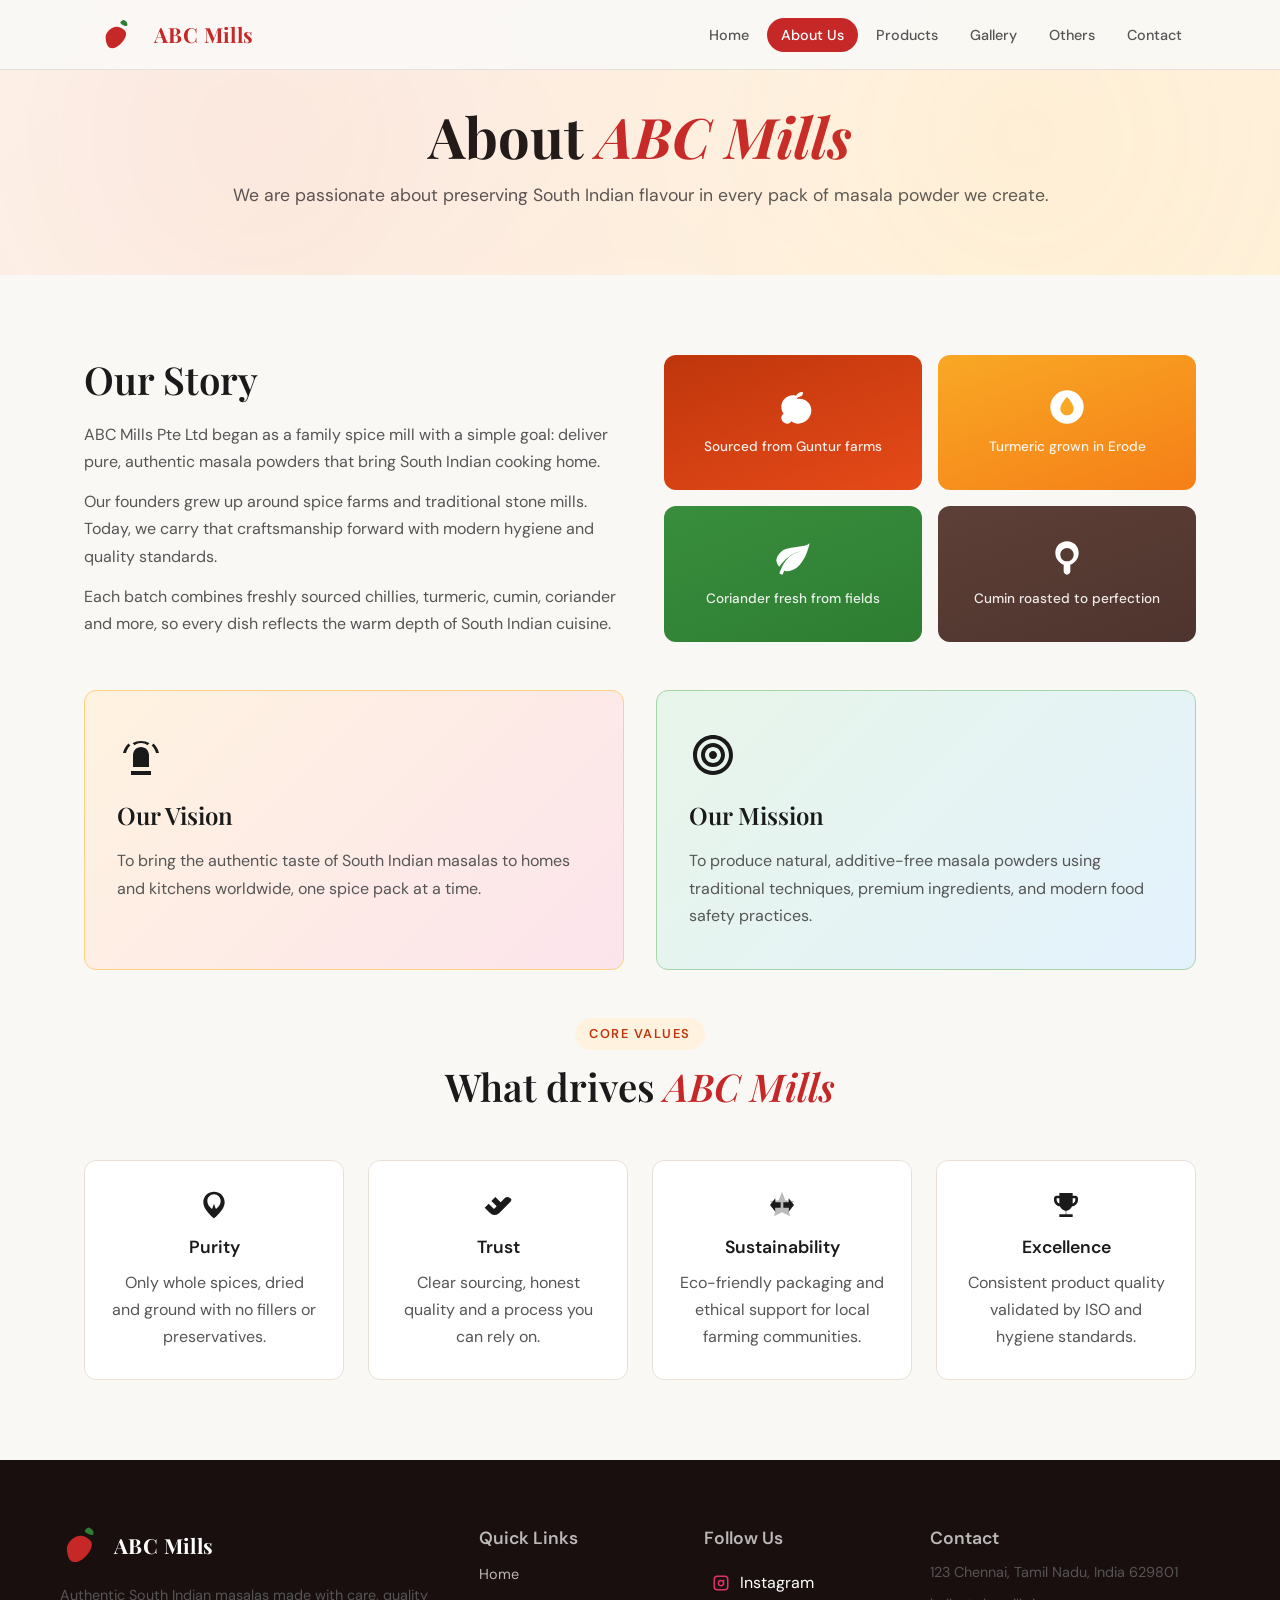
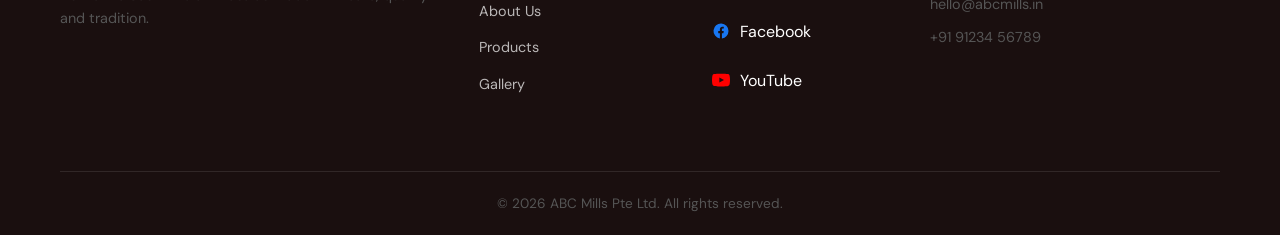
<file: about.html>
<!DOCTYPE html>
<html lang="en">
<head>
  <meta charset="UTF-8" />
  <meta name="viewport" content="width=device-width, initial-scale=1.0" />
  <meta name="description" content="About ABC Mills Pte Ltd — South Indian spice makers with a legacy of authentic masala powders." />
  <meta name="keywords" content="About ABC Mills, masala heritage, vision, mission, South Indian spices" />
  <meta name="author" content="ABC Mills Pte Ltd" />
  <title>ABC Mills Pte Ltd – About Us</title>
  <link rel="preconnect" href="https://fonts.googleapis.com" />
  <link rel="preconnect" href="https://fonts.gstatic.com" crossorigin />
  <link href="https://fonts.googleapis.com/css2?family=Playfair+Display:ital,wght@0,400;0,600;0,700;1,400&family=DM+Sans:wght@300;400;500;600&display=swap" rel="stylesheet" />
  <link rel="stylesheet" href="css/style.css" />
</head>
<body data-page="about">
  <nav class="navbar" id="navbar" role="navigation" aria-label="Primary navigation">
    <div class="nav-container">
      <a href="index.html" class="nav-logo" aria-label="ABC Mills home page">
        <span class="logo-icon" aria-hidden="true">
          <svg xmlns="http://www.w3.org/2000/svg" viewBox="0 0 64 64" role="img" aria-hidden="true">
            <path fill="#c62828" d="M10 34c2-10 18-26 34-10 8 8-6 26-16 30-12 5-18-4-18-20z"/>
            <path fill="#2e7d32" d="M44 6c4 2 6 6 4 10-4 0-10-2-12-6 2-4 6-6 8-4z"/>
          </svg>
        </span>
        <div>
          <span class="logo-name">ABC Mills</span>
        </div>
      </a>
      <button class="hamburger" id="hamburger" aria-controls="navLinks" aria-expanded="false" aria-label="Toggle menu">
        <span></span><span></span><span></span>
      </button>
      <ul class="nav-links" id="navLinks">
        <li><a href="index.html" class="nav-link" data-page="home">Home</a></li>
        <li><a href="about.html" class="nav-link" data-page="about">About Us</a></li>
        <li><a href="products.html" class="nav-link" data-page="products">Products</a></li>
        <li><a href="gallery.html" class="nav-link" data-page="gallery">Gallery</a></li>
        <li><a href="others.html" class="nav-link" data-page="others">Others</a></li>
        <li><a href="contact.html" class="nav-link" data-page="contact">Contact</a></li>
      </ul>
    </div>
  </nav>

  <main>
    <section class="page-hero page-hero--saffron">
      <div class="container">
        <h1>About <em>ABC Mills</em></h1>
        <p>We are passionate about preserving South Indian flavour in every pack of masala powder we create.</p>
      </div>
    </section>

    <section class="section">
      <div class="container">
        <div class="about-intro">
          <div class="about-text animate-target">
            <h2>Our Story</h2>
            <p>ABC Mills Pte Ltd began as a family spice mill with a simple goal: deliver pure, authentic masala powders that bring South Indian cooking home.</p>
            <p>Our founders grew up around spice farms and traditional stone mills. Today, we carry that craftsmanship forward with modern hygiene and quality standards.</p>
            <p>Each batch combines freshly sourced chillies, turmeric, cumin, coriander and more, so every dish reflects the warm depth of South Indian cuisine.</p>
          </div>
          <div class="about-visual animate-target">
            <div class="about-img-grid">
              <div class="about-img-card" style="background:linear-gradient(160deg,#bf360c,#e64a19)">
                <span class="icon-svg"><svg xmlns="http://www.w3.org/2000/svg" viewBox="0 0 24 24" fill="currentColor" width="32" height="32"><path d="M17.5 3C15.9 3 14.5 3.9 13.8 5.2C13.3 5.1 12.7 5 12 5C8.1 5 5 8.1 5 12C5 13.5 5.5 14.9 6.4 16C5.5 16.5 5 17.4 5 18.5C5 20.4 6.6 22 8.5 22C9.6 22 10.5 21.5 11 20.6C12.1 21.5 13.5 22 15 22C19.4 22 23 18.4 23 14C23 10.1 19.9 7 16 7C15.3 7 14.7 7.1 14.2 7.2C14.5 6.5 15 6 15.5 6C16.9 6 18 4.9 18 3.5C18 3.2 17.8 3 17.5 3Z"/></svg></span>
                <p>Sourced from Guntur farms</p>
              </div>
              <div class="about-img-card" style="background:linear-gradient(160deg,#f9a825,#f57f17)">
                <span class="icon-svg"><svg xmlns="http://www.w3.org/2000/svg" viewBox="0 0 24 24" fill="currentColor" width="32" height="32"><circle cx="12" cy="12" r="10"/><path d="M12 6C12 6 8 10 8 13C8 15.2 9.8 17 12 17C14.2 17 16 15.2 16 13C16 10 12 6 12 6Z" fill="#f9a825"/></svg></span>
                <p>Turmeric grown in Erode</p>
              </div>
              <div class="about-img-card" style="background:linear-gradient(160deg,#388e3c,#2e7d32)">
                <span class="icon-svg"><svg xmlns="http://www.w3.org/2000/svg" viewBox="0 0 24 24" fill="currentColor" width="32" height="32"><path d="M17 8C8 10 5.9 16.17 3.82 21.34L5.71 22l1-2.3A4.49 4.49 0 0 0 8 20C19 20 22 3 22 3c-1 2-8 2.25-13 3.25S2 11.5 2 13.5a6.22 6.22 0 0 0 1.75 3.75C7 13 11 9 17 8Z"/></svg></span>
                <p>Coriander fresh from fields</p>
              </div>
              <div class="about-img-card" style="background:linear-gradient(160deg,#5d4037,#4e342e)">
                <span class="icon-svg"><svg xmlns="http://www.w3.org/2000/svg" viewBox="0 0 24 24" fill="currentColor" width="32" height="32"><path d="M12 2C8 2 5 5 5 9C5 12 7 15 10 16V20C10 21.1 10.9 22 12 22C13.1 22 14 21.1 14 20V16C17 15 19 12 19 9C19 5 16 2 12 2ZM12 14C9.8 14 8 12.2 8 10C8 7.8 9.8 6 12 6C14.2 6 16 7.8 16 10C16 12.2 14.2 14 12 14Z"/></svg></span>
                <p>Cumin roasted to perfection</p>
              </div>
            </div>
          </div>
        </div>

        <div class="vm-grid">
          <div class="vm-card vm-vision animate-target">
            <div class="vm-icon"><svg xmlns="http://www.w3.org/2000/svg" viewBox="0 0 24 24" fill="currentColor" width="32" height="32"><path d="M21 11H19.5C19.2 9.5 18.4 8.2 17.3 7.2L18.3 6.2C19.7 7.6 20.6 9.2 21 11ZM16.2 6.1L15.2 7.1C14.3 6.4 13.2 6 12 6C10.8 6 9.7 6.4 8.8 7.1L7.8 6.1C9 5.4 10.4 5 12 5C13.6 5 15 5.4 16.2 6.1ZM6.7 7.2C5.6 8.2 4.8 9.5 4.5 11H3C3.4 9.2 4.3 7.6 5.7 6.2L6.7 7.2ZM12 8C14.2 8 16 9.8 16 12V18H8V12C8 9.8 9.8 8 12 8ZM7 20H17V22H7V20Z"/></svg></div>
            <h3>Our Vision</h3>
            <p>To bring the authentic taste of South Indian masalas to homes and kitchens worldwide, one spice pack at a time.</p>
          </div>
          <div class="vm-card vm-mission animate-target">
            <div class="vm-icon"><svg xmlns="http://www.w3.org/2000/svg" viewBox="0 0 24 24" fill="currentColor" width="32" height="32"><path d="M12 2C6.5 2 2 6.5 2 12S6.5 22 12 22 22 17.5 22 12 17.5 2 12 2ZM12 20C7.6 20 4 16.4 4 12S7.6 4 12 4 20 7.6 20 12 16.4 20 12 20ZM12 6C8.7 6 6 8.7 6 12S8.7 18 12 18 18 15.3 18 12 15.3 6 12 6ZM12 16C9.8 16 8 14.2 8 12S9.8 8 12 8 16 9.8 16 12 14.2 16 12 16ZM12 10C10.9 10 10 10.9 10 12S10.9 14 12 14 14 13.1 14 12 13.1 10 12 10Z"/></svg></div>
            <h3>Our Mission</h3>
            <p>To produce natural, additive-free masala powders using traditional techniques, premium ingredients, and modern food safety practices.</p>
          </div>
        </div>

        <div class="section-header" style="margin-top:3rem">
          <span class="section-tag">Core values</span>
          <h2>What drives <em>ABC Mills</em></h2>
        </div>
        <div class="values-grid">
          <div class="value-item animate-target">
            <span class="value-icon"><svg xmlns="http://www.w3.org/2000/svg" viewBox="0 0 24 24" fill="currentColor" width="32" height="32"><path d="M12 22C12 22 4 16 4 10C4 5 8 2 12 2C16 2 20 5 20 10C20 16 12 22 12 22ZM12 4C9.2 4 7 6.2 7 9C7 11.5 8.5 13.5 10.5 15C11 14 11.5 12.5 12 11C12.5 12.5 13 14 13.5 15C15.5 13.5 17 11.5 17 9C17 6.2 14.8 4 12 4Z"/></svg></span>
            <h4>Purity</h4>
            <p>Only whole spices, dried and ground with no fillers or preservatives.</p>
          </div>
          <div class="value-item animate-target">
            <span class="value-icon"><svg xmlns="http://www.w3.org/2000/svg" viewBox="0 0 24 24" fill="currentColor" width="32" height="32"><path d="M21 7C21 7 20.5 6 19 6C17.5 6 17 7 17 7L14 10L10 6L7 9L11 13L9 15L5 11L2 14L6 18C6 18 7.5 19.5 9.5 19.5C11.5 19.5 13 18 13 18L21 10C21 10 22 9 22 8C22 7 21 7 21 7Z"/></svg></span>
            <h4>Trust</h4>
            <p>Clear sourcing, honest quality and a process you can rely on.</p>
          </div>
          <div class="value-item animate-target">
            <span class="value-icon"><svg xmlns="http://www.w3.org/2000/svg" viewBox="0 0 24 24" fill="currentColor" width="32" height="32"><path d="M12 2L14.5 8.5L21 9L16.5 14L18 20.5L12 17.5L6 20.5L7.5 14L3 9L9.5 8.5L12 2Z" opacity="0.3"/><path d="M7 7L3 12L7 17V14H11V10H7V7ZM17 7V10H13V14H17V17L21 12L17 7Z"/></svg></span>
            <h4>Sustainability</h4>
            <p>Eco-friendly packaging and ethical support for local farming communities.</p>
          </div>
          <div class="value-item animate-target">
            <span class="value-icon"><svg xmlns="http://www.w3.org/2000/svg" viewBox="0 0 24 24" fill="currentColor" width="32" height="32"><path d="M19 5H17V3H7V5H5C3.9 5 3 5.9 3 7V8C3 10.55 4.92 12.74 7.39 12.96C8.27 14.85 10.11 16.18 12.21 16.45V19H7V21H17V19H11.79V16.45C13.89 16.18 15.73 14.85 16.61 12.96C19.08 12.74 21 10.55 21 8V7C21 5.9 20.1 5 19 5ZM5 8V7H7V10.82C5.84 10.4 5 9.3 5 8ZM19 8C19 9.3 18.16 10.4 17 10.82V7H19V8Z"/></svg></span>
            <h4>Excellence</h4>
            <p>Consistent product quality validated by ISO and hygiene standards.</p>
          </div>
        </div>
      </div>
    </section>
  </main>

  <footer class="footer">
    <div class="container footer-top">
      <div class="footer-grid">
        <div class="footer-brand">
          <div class="footer-logo">
            <span class="logo-icon" aria-hidden="true">
              <svg xmlns="http://www.w3.org/2000/svg" viewBox="0 0 64 64" role="img" aria-hidden="true">
                <path fill="#c62828" d="M10 34c2-10 18-26 34-10 8 8-6 26-16 30-12 5-18-4-18-20z"/>
                <path fill="#2e7d32" d="M44 6c4 2 6 6 4 10-4 0-10-2-12-6 2-4 6-6 8-4z"/>
              </svg>
            </span>
            <div>
              <span class="logo-name">ABC Mills</span>
            </div>
          </div>
          <p>Authentic South Indian masalas made with care, quality and tradition.</p>
        </div>
        <div class="footer-nav">
          <h4>Quick Links</h4>
          <ul>
            <li><a href="index.html">Home</a></li>
            <li><a href="about.html">About Us</a></li>
            <li><a href="products.html">Products</a></li>
            <li><a href="gallery.html">Gallery</a></li>
          </ul>
        </div>
        <div class="footer-social" aria-label="Follow us">
          <h4>Follow Us</h4>
          <ul class="social-list">
            <li><a href="#" aria-label="Instagram" class="social-link social-instagram"><svg xmlns="http://www.w3.org/2000/svg" viewBox="0 0 24 24" width="18" height="18" fill="currentColor"><path d="M7 2h10a5 5 0 0 1 5 5v10a5 5 0 0 1-5 5H7a5 5 0 0 1-5-5V7a5 5 0 0 1 5-5zm0 2a3 3 0 0 0-3 3v10a3 3 0 0 0 3 3h10a3 3 0 0 0 3-3V7a3 3 0 0 0-3-3H7zm5 3.5a4.5 4.5 0 1 1 0 9 4.5 4.5 0 0 1 0-9zm0 2a2.5 2.5 0 1 0 0 5 2.5 2.5 0 0 0 0-5zm4.75-.9a1.05 1.05 0 1 1-2.1 0 1.05 1.05 0 0 1 2.1 0z"/></svg> Instagram</a></li>
            <li><a href="#" aria-label="Facebook" class="social-link social-facebook"><svg xmlns="http://www.w3.org/2000/svg" viewBox="0 0 24 24" width="18" height="18" fill="currentColor"><path d="M22 12a10 10 0 1 0-11.5 9.9v-7h-2.2V12h2.2V9.8c0-2.2 1.3-3.4 3.3-3.4.95 0 1.95.17 1.95.17v2.15h-1.1c-1.08 0-1.42.67-1.42 1.36V12h2.42l-.39 2.9h-2.03v7A10 10 0 0 0 22 12z"/></svg> Facebook</a></li>
            <li><a href="#" aria-label="YouTube" class="social-link social-youtube"><svg xmlns="http://www.w3.org/2000/svg" viewBox="0 0 24 24" width="18" height="18" fill="currentColor"><path d="M23.5 6.2a3 3 0 0 0-2.1-2.12C19.5 3.5 12 3.5 12 3.5s-7.5 0-9.4.58A3 3 0 0 0 .5 6.2 31.3 31.3 0 0 0 0 12a31.3 31.3 0 0 0 .5 5.8 3 3 0 0 0 2.1 2.12C4.5 20.5 12 20.5 12 20.5s7.5 0 9.4-.58a3 3 0 0 0 2.1-2.12A31.3 31.3 0 0 0 24 12a31.3 31.3 0 0 0-.5-5.8zM9.8 15.2V8.8l6.2 3.2-6.2 3.2z"/></svg> YouTube</a></li>
          </ul>
        </div>
        <div class="footer-contact">
          <h4>Contact</h4>
          <p>123 Chennai, Tamil Nadu, India 629801</p>
          <p>hello@abcmills.in</p>
          <p>+91 91234 56789</p>
        </div>
      </div>
    </div>
    <div class="container footer-bottom">
      <p>© 2026 ABC Mills Pte Ltd. All rights reserved.</p>
    </div>
  </footer>

  <script src="js/main.js"></script>
</body>
</html>
</file>
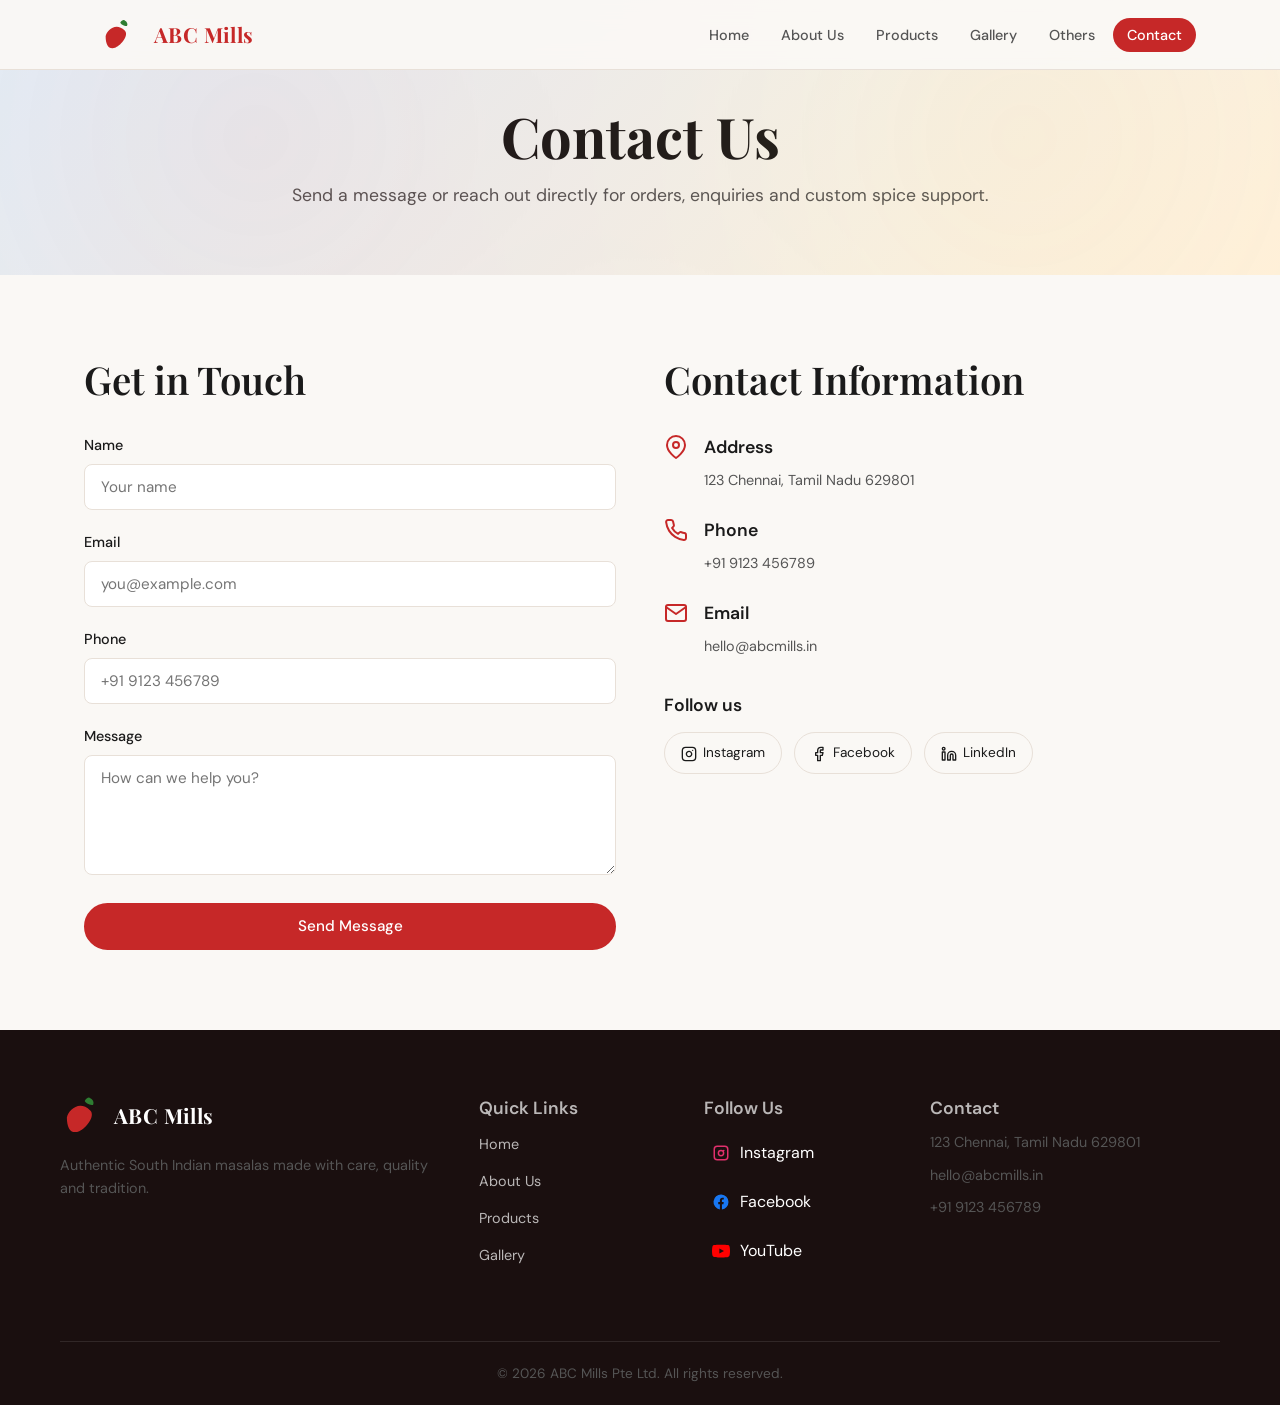
<file: contact.html>
<!DOCTYPE html>
<html lang="en">
<head>
  <meta charset="UTF-8" />
  <meta name="viewport" content="width=device-width, initial-scale=1.0" />
  <meta name="description" content="Contact ABC Mills Pte Ltd in Singapore for inquiries, orders or custom spice blends." />
  <meta name="keywords" content="ABC Mills contact, Singapore masala supplier, spice inquiry, contact form" />
  <meta name="author" content="ABC Mills Pte Ltd" />
  <title>ABC Mills Pte Ltd – Contact</title>
  <link rel="preconnect" href="https://fonts.googleapis.com" />
  <link rel="preconnect" href="https://fonts.gstatic.com" crossorigin />
  <link href="https://fonts.googleapis.com/css2?family=Playfair+Display:ital,wght@0,400;0,600;0,700;1,400&family=DM+Sans:wght@300;400;500;600&display=swap" rel="stylesheet" />
  <link rel="stylesheet" href="css/style.css" />
</head>
<body data-page="contact">
  <nav class="navbar" id="navbar" role="navigation" aria-label="Primary navigation">
    <div class="nav-container">
      <a href="index.html" class="nav-logo" aria-label="ABC Mills home page">
        <span class="logo-icon" aria-hidden="true">
          <svg xmlns="http://www.w3.org/2000/svg" viewBox="0 0 64 64" role="img" aria-hidden="true">
            <path fill="#c62828" d="M10 34c2-10 18-26 34-10 8 8-6 26-16 30-12 5-18-4-18-20z"/>
            <path fill="#2e7d32" d="M44 6c4 2 6 6 4 10-4 0-10-2-12-6 2-4 6-6 8-4z"/>
          </svg>
        </span>
        <div>
          <span class="logo-name">ABC Mills</span>
        </div>
      </a>
      <button class="hamburger" id="hamburger" aria-controls="navLinks" aria-expanded="false" aria-label="Toggle menu">
        <span></span><span></span><span></span>
      </button>
      <ul class="nav-links" id="navLinks">
        <li><a href="index.html" class="nav-link" data-page="home">Home</a></li>
        <li><a href="about.html" class="nav-link" data-page="about">About Us</a></li>
        <li><a href="products.html" class="nav-link" data-page="products">Products</a></li>
        <li><a href="gallery.html" class="nav-link" data-page="gallery">Gallery</a></li>
        <li><a href="others.html" class="nav-link" data-page="others">Others</a></li>
        <li><a href="contact.html" class="nav-link" data-page="contact">Contact</a></li>
      </ul>
    </div>
  </nav>

  <main>
    <section class="page-hero page-hero--contact">
      <div class="container">
        <h1>Contact Us</h1>
        <p>Send a message or reach out directly for orders, enquiries and custom spice support.</p>
      </div>
    </section>

    <section class="section">
      <div class="container contact-grid">
        <div class="contact-form-wrap animate-target">
          <h2>Get in Touch</h2>
          <form id="contactForm" onsubmit="return submitForm();" aria-label="Contact form" novalidate>
            <div class="form-group">
              <label for="name">Name</label>
              <input id="name" name="name" type="text" placeholder="Your name" required aria-required="true" />
            </div>
            <div class="form-group">
              <label for="email">Email</label>
              <input id="email" name="email" type="email" placeholder="you@example.com" required aria-required="true" />
            </div>
            <div class="form-group">
              <label for="phone">Phone</label>
              <input id="phone" name="phone" type="tel" placeholder="+91 9123 456789" />
            </div>
            <div class="form-group">
              <label for="message">Message</label>
              <textarea id="message" name="message" placeholder="How can we help you?" required aria-required="true"></textarea>
            </div>
            <button id="contactSubmit" type="submit" class="btn btn-primary btn-full">Send Message</button>
            <div id="formErrors" class="form-errors" role="alert" aria-live="assertive" style="display:none;"></div>
            <div id="formSuccess" class="form-success" role="status" aria-live="polite" style="display:none;">Thank you! Your message has been received. We will contact you shortly.</div>
          </form>
        </div>
        <div class="contact-info-wrap animate-target">
          <h2>Contact Information</h2>
          <div class="contact-info-list">
            <div class="contact-info-item">
              <span class="ci-icon"><svg xmlns="http://www.w3.org/2000/svg" viewBox="0 0 24 24" fill="none" stroke="currentColor" stroke-width="2" stroke-linecap="round" stroke-linejoin="round" width="20" height="20"><path d="M21 10c0 7-9 13-9 13s-9-6-9-13a9 9 0 0 1 18 0z"/><circle cx="12" cy="10" r="3"/></svg></span>
              <div><h4>Address</h4><p>123 Chennai, Tamil Nadu 629801</p></div>
            </div>
            <div class="contact-info-item">
              <span class="ci-icon"><svg xmlns="http://www.w3.org/2000/svg" viewBox="0 0 24 24" fill="none" stroke="currentColor" stroke-width="2" stroke-linecap="round" stroke-linejoin="round" width="20" height="20"><path d="M22 16.92v3a2 2 0 0 1-2.18 2 19.79 19.79 0 0 1-8.63-3.07 19.5 19.5 0 0 1-6-6 19.79 19.79 0 0 1-3.07-8.67A2 2 0 0 1 4.11 2h3a2 2 0 0 1 2 1.72c.127.96.361 1.903.7 2.81a2 2 0 0 1-.45 2.11L8.09 9.91a16 16 0 0 0 6 6l1.27-1.27a2 2 0 0 1 2.11-.45c.907.339 1.85.573 2.81.7A2 2 0 0 1 22 16.92z"/></svg></span>
              <div><h4>Phone</h4><p><a href="tel:+919123456789" class="contact-link">+91 9123 456789</a></p></div>
            </div>
            <div class="contact-info-item">
              <span class="ci-icon"><svg xmlns="http://www.w3.org/2000/svg" viewBox="0 0 24 24" fill="none" stroke="currentColor" stroke-width="2" stroke-linecap="round" stroke-linejoin="round" width="20" height="20"><path d="M4 4h16c1.1 0 2 .9 2 2v12c0 1.1-.9 2-2 2H4c-1.1 0-2-.9-2-2V6c0-1.1.9-2 2-2z"/><polyline points="22,6 12,13 2,6"/></svg></span>
              <div><h4>Email</h4><p><a href="mailto:hello@abcmills.in" class="contact-link">hello@abcmills.in</a></p></div>
            </div>
          </div>
          <div class="social-section">
            <h4>Follow us</h4>
            <div class="social-links">
              <a href="#" class="social-btn"><svg xmlns="http://www.w3.org/2000/svg" viewBox="0 0 24 24" fill="none" stroke="currentColor" stroke-width="2" stroke-linecap="round" stroke-linejoin="round" width="16" height="16" style="margin-right:6px;vertical-align:middle;"><rect x="2" y="2" width="20" height="20" rx="5" ry="5"/><path d="M16 11.37A4 4 0 1 1 12.63 8 4 4 0 0 1 16 11.37z"/><line x1="17.5" y1="6.5" x2="17.51" y2="6.5"/></svg>Instagram</a>
              <a href="#" class="social-btn"><svg xmlns="http://www.w3.org/2000/svg" viewBox="0 0 24 24" fill="none" stroke="currentColor" stroke-width="2" stroke-linecap="round" stroke-linejoin="round" width="16" height="16" style="margin-right:6px;vertical-align:middle;"><path d="M18 2h-3a5 5 0 0 0-5 5v3H7v4h3v8h4v-8h3l1-4h-4V7a1 1 0 0 1 1-1h3z"/></svg>Facebook</a>
              <a href="#" class="social-btn"><svg xmlns="http://www.w3.org/2000/svg" viewBox="0 0 24 24" fill="none" stroke="currentColor" stroke-width="2" stroke-linecap="round" stroke-linejoin="round" width="16" height="16" style="margin-right:6px;vertical-align:middle;"><path d="M16 8a6 6 0 0 1 6 6v7h-4v-7a2 2 0 0 0-2-2 2 2 0 0 0-2 2v7h-4v-7a6 6 0 0 1 6-6z"/><rect x="2" y="9" width="4" height="12"/><circle cx="4" cy="4" r="2"/></svg>LinkedIn</a>
            </div>
          </div>
        </div>
      </div>
    </section>
  </main>

  <footer class="footer">
    <div class="container footer-top">
      <div class="footer-grid">
        <div class="footer-brand">
          <div class="footer-logo">
            <span class="logo-icon" aria-hidden="true">
              <svg xmlns="http://www.w3.org/2000/svg" viewBox="0 0 64 64" role="img" aria-hidden="true">
                <path fill="#c62828" d="M10 34c2-10 18-26 34-10 8 8-6 26-16 30-12 5-18-4-18-20z"/>
                <path fill="#2e7d32" d="M44 6c4 2 6 6 4 10-4 0-10-2-12-6 2-4 6-6 8-4z"/>
              </svg>
            </span>
            <div>
              <span class="logo-name">ABC Mills</span>
            </div>
          </div>
          <p>Authentic South Indian masalas made with care, quality and tradition.</p>
        </div>
        <div class="footer-nav">
          <h4>Quick Links</h4>
          <ul>
            <li><a href="index.html">Home</a></li>
            <li><a href="about.html">About Us</a></li>
            <li><a href="products.html">Products</a></li>
            <li><a href="gallery.html">Gallery</a></li>
          </ul>
        </div>
        <div class="footer-social" aria-label="Follow us">
          <h4>Follow Us</h4>
          <ul class="social-list">
            <li><a href="#" aria-label="Instagram" class="social-link social-instagram"><svg xmlns="http://www.w3.org/2000/svg" viewBox="0 0 24 24" width="18" height="18" fill="currentColor"><path d="M7 2h10a5 5 0 0 1 5 5v10a5 5 0 0 1-5 5H7a5 5 0 0 1-5-5V7a5 5 0 0 1 5-5zm0 2a3 3 0 0 0-3 3v10a3 3 0 0 0 3 3h10a3 3 0 0 0 3-3V7a3 3 0 0 0-3-3H7zm5 3.5a4.5 4.5 0 1 1 0 9 4.5 4.5 0 0 1 0-9zm0 2a2.5 2.5 0 1 0 0 5 2.5 2.5 0 0 0 0-5zm4.75-.9a1.05 1.05 0 1 1-2.1 0 1.05 1.05 0 0 1 2.1 0z"/></svg> Instagram</a></li>
            <li><a href="#" aria-label="Facebook" class="social-link social-facebook"><svg xmlns="http://www.w3.org/2000/svg" viewBox="0 0 24 24" width="18" height="18" fill="currentColor"><path d="M22 12a10 10 0 1 0-11.5 9.9v-7h-2.2V12h2.2V9.8c0-2.2 1.3-3.4 3.3-3.4.95 0 1.95.17 1.95.17v2.15h-1.1c-1.08 0-1.42.67-1.42 1.36V12h2.42l-.39 2.9h-2.03v7A10 10 0 0 0 22 12z"/></svg> Facebook</a></li>
            <li><a href="#" aria-label="YouTube" class="social-link social-youtube"><svg xmlns="http://www.w3.org/2000/svg" viewBox="0 0 24 24" width="18" height="18" fill="currentColor"><path d="M23.5 6.2a3 3 0 0 0-2.1-2.12C19.5 3.5 12 3.5 12 3.5s-7.5 0-9.4.58A3 3 0 0 0 .5 6.2 31.3 31.3 0 0 0 0 12a31.3 31.3 0 0 0 .5 5.8 3 3 0 0 0 2.1 2.12C4.5 20.5 12 20.5 12 20.5s7.5 0 9.4-.58a3 3 0 0 0 2.1-2.12A31.3 31.3 0 0 0 24 12a31.3 31.3 0 0 0-.5-5.8zM9.8 15.2V8.8l6.2 3.2-6.2 3.2z"/></svg> YouTube</a></li>
          </ul>
        </div>
        <div class="footer-contact">
          <h4>Contact</h4>
          <p>123 Chennai, Tamil Nadu 629801</p>
          <p>hello@abcmills.in</p>
          <p>+91 9123 456789</p>
        </div>
      </div>
    </div>
    <div class="container footer-bottom">
      <p>© 2026 ABC Mills Pte Ltd. All rights reserved.</p>
    </div>
  </footer>

  <script src="js/main.js"></script>
</body>
</html>
</file>
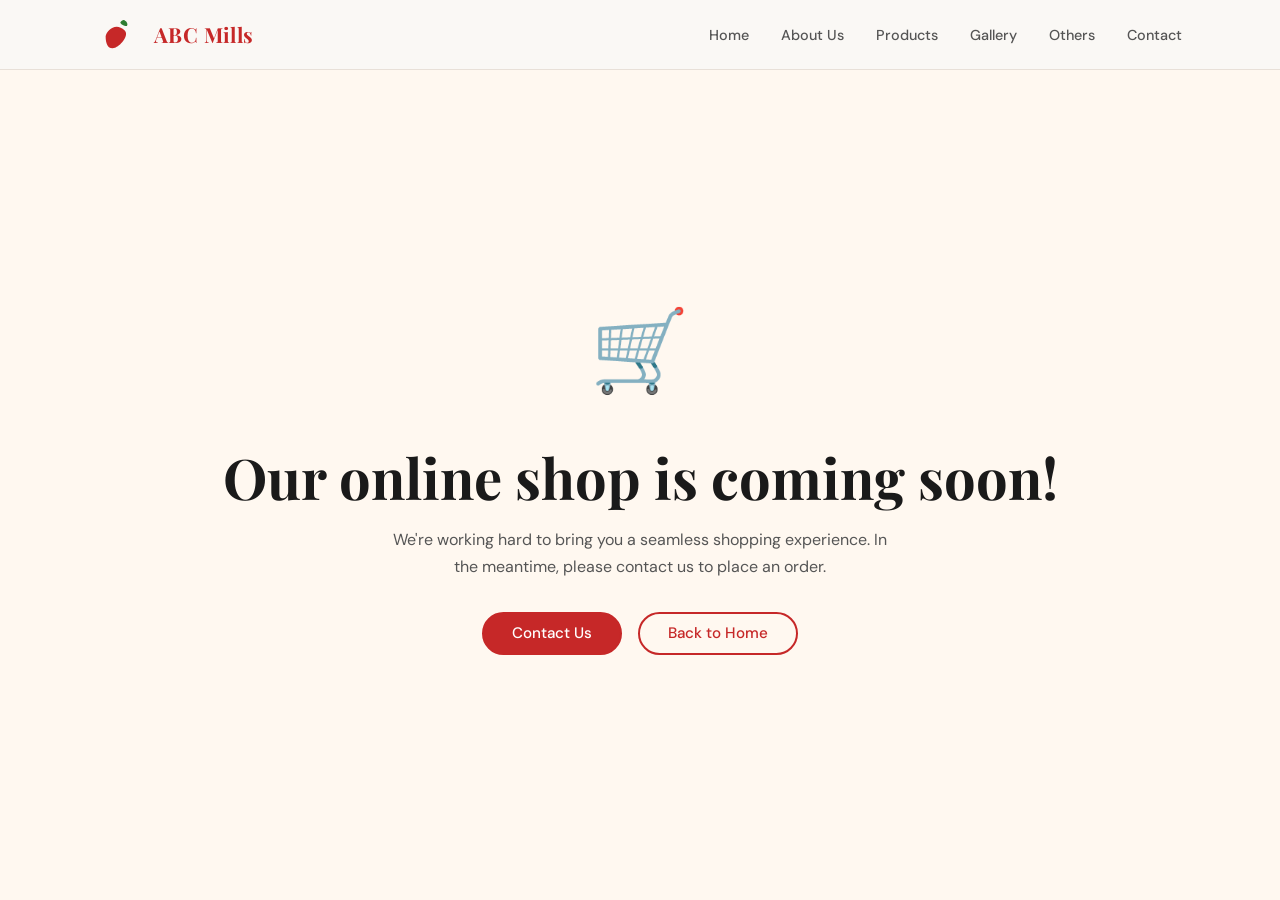
<file: dummy-shop.html>
<!DOCTYPE html>
<html lang="en">
<head>
  <meta charset="UTF-8" />
  <meta name="viewport" content="width=device-width, initial-scale=1.0" />
  <meta name="description" content="ABC Mills online shop - coming soon!" />
  <meta name="author" content="ABC Mills Pte Ltd" />
  <title>ABC Mills – Shop</title>
  <link rel="preconnect" href="https://fonts.googleapis.com" />
  <link rel="preconnect" href="https://fonts.gstatic.com" crossorigin />
  <link href="https://fonts.googleapis.com/css2?family=Playfair+Display:ital,wght@0,400;0,600;0,700;1,400&family=DM+Sans:wght@300;400;500;600&display=swap" rel="stylesheet" />
  <link rel="stylesheet" href="css/style.css" />
</head>
<body data-page="shop">
  <nav class="navbar" id="navbar" role="navigation" aria-label="Primary navigation">
    <div class="nav-container">
      <a href="index.html" class="nav-logo" aria-label="ABC Mills home page">
        <span class="logo-icon" aria-hidden="true">
          <svg xmlns="http://www.w3.org/2000/svg" viewBox="0 0 64 64" role="img" aria-hidden="true">
            <path fill="#c62828" d="M10 34c2-10 18-26 34-10 8 8-6 26-16 30-12 5-18-4-18-20z"/>
            <path fill="#2e7d32" d="M44 6c4 2 6 6 4 10-4 0-10-2-12-6 2-4 6-6 8-4z"/>
          </svg>
        </span>
        <div>
          <span class="logo-name">ABC Mills</span>
        </div>
      </a>
      <button class="hamburger" id="hamburger" aria-controls="navLinks" aria-expanded="false" aria-label="Toggle menu">
        <span></span><span></span><span></span>
      </button>
      <ul class="nav-links" id="navLinks">
        <li><a href="index.html" class="nav-link" data-page="home">Home</a></li>
        <li><a href="about.html" class="nav-link" data-page="about">About Us</a></li>
        <li><a href="products.html" class="nav-link" data-page="products">Products</a></li>
        <li><a href="gallery.html" class="nav-link" data-page="gallery">Gallery</a></li>
        <li><a href="others.html" class="nav-link" data-page="others">Others</a></li>
        <li><a href="contact.html" class="nav-link" data-page="contact">Contact</a></li>
      </ul>
    </div>
  </nav>

  <main class="dummy-page">
    <div class="dummy-icon">🛒</div>
    <h1>Our online shop is coming soon!</h1>
    <p>We're working hard to bring you a seamless shopping experience. In the meantime, please contact us to place an order.</p>
    <div style="display:flex;gap:1rem;flex-wrap:wrap;justify-content:center;">
      <a href="contact.html" class="btn btn-primary">Contact Us</a>
      <a href="index.html" class="btn btn-outline">Back to Home</a>
    </div>
  </main>

  <script src="js/main.js"></script>
</body>
</html>
</file>
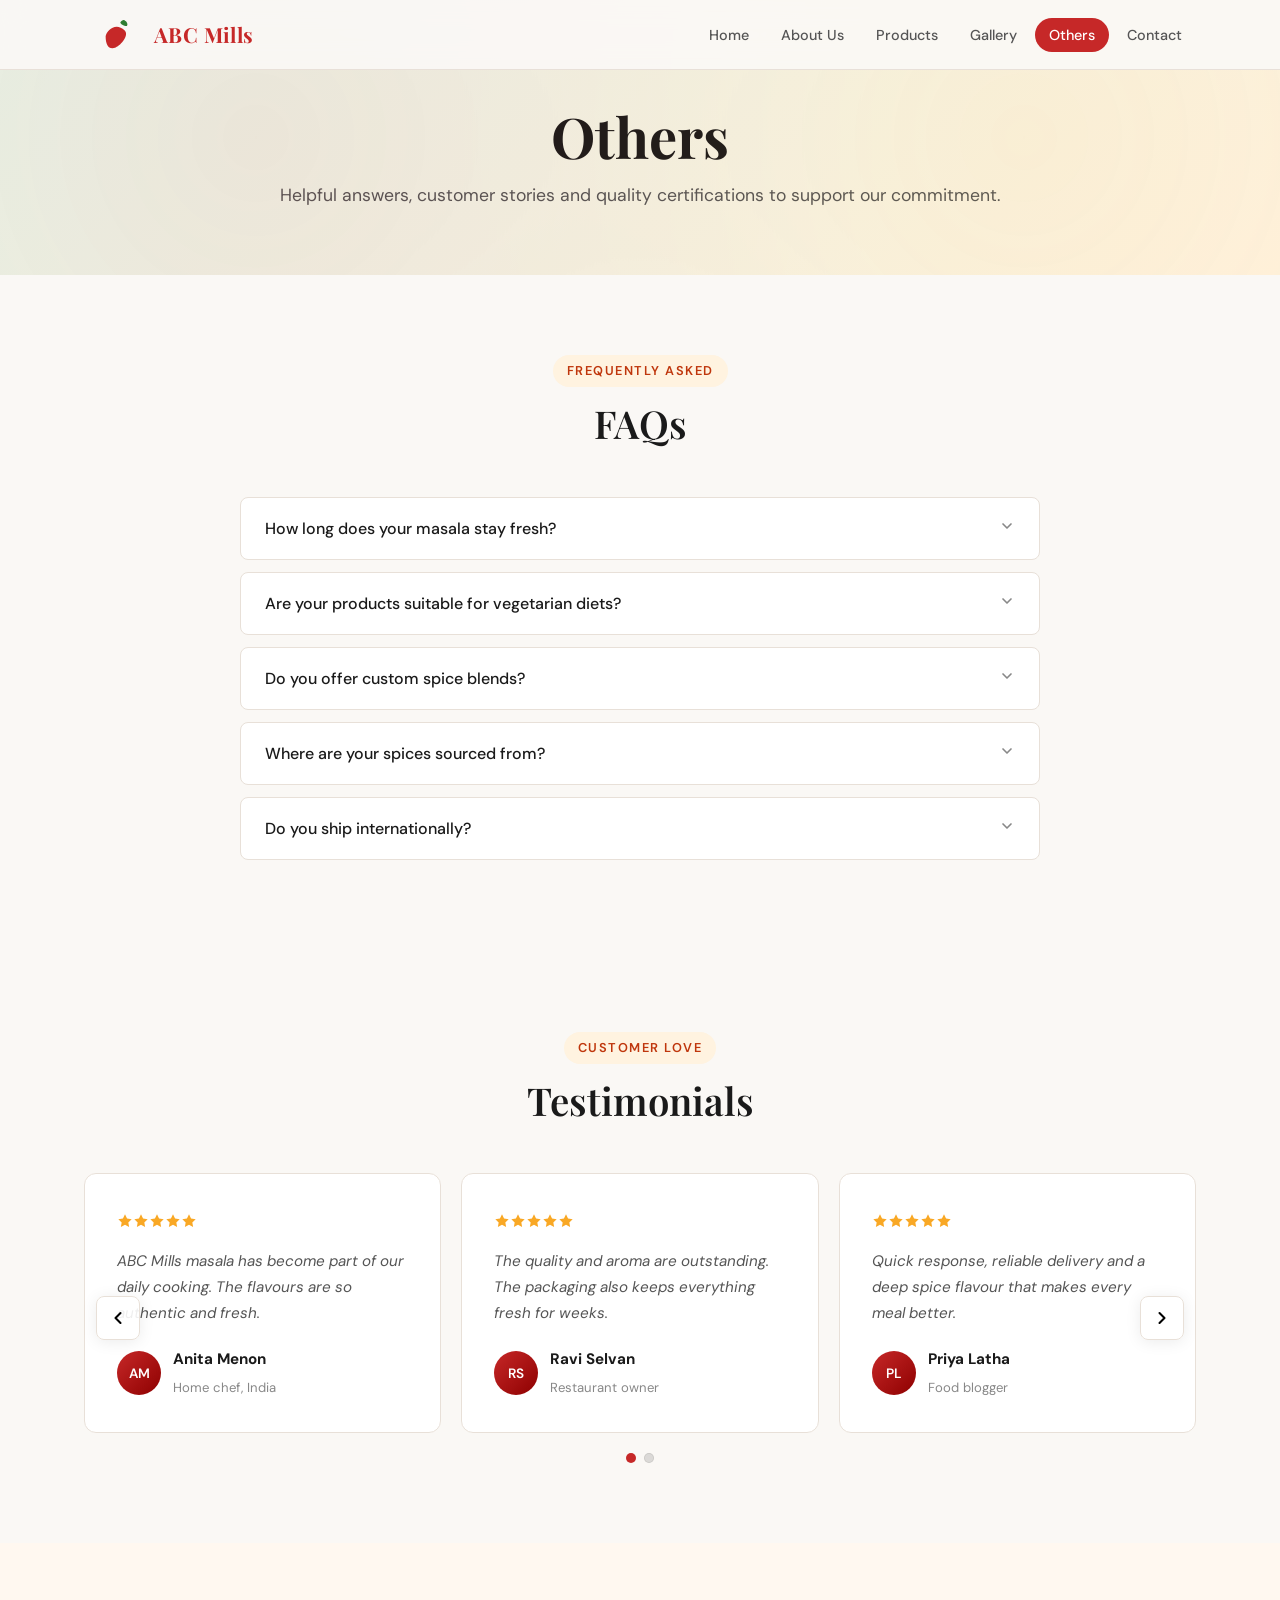
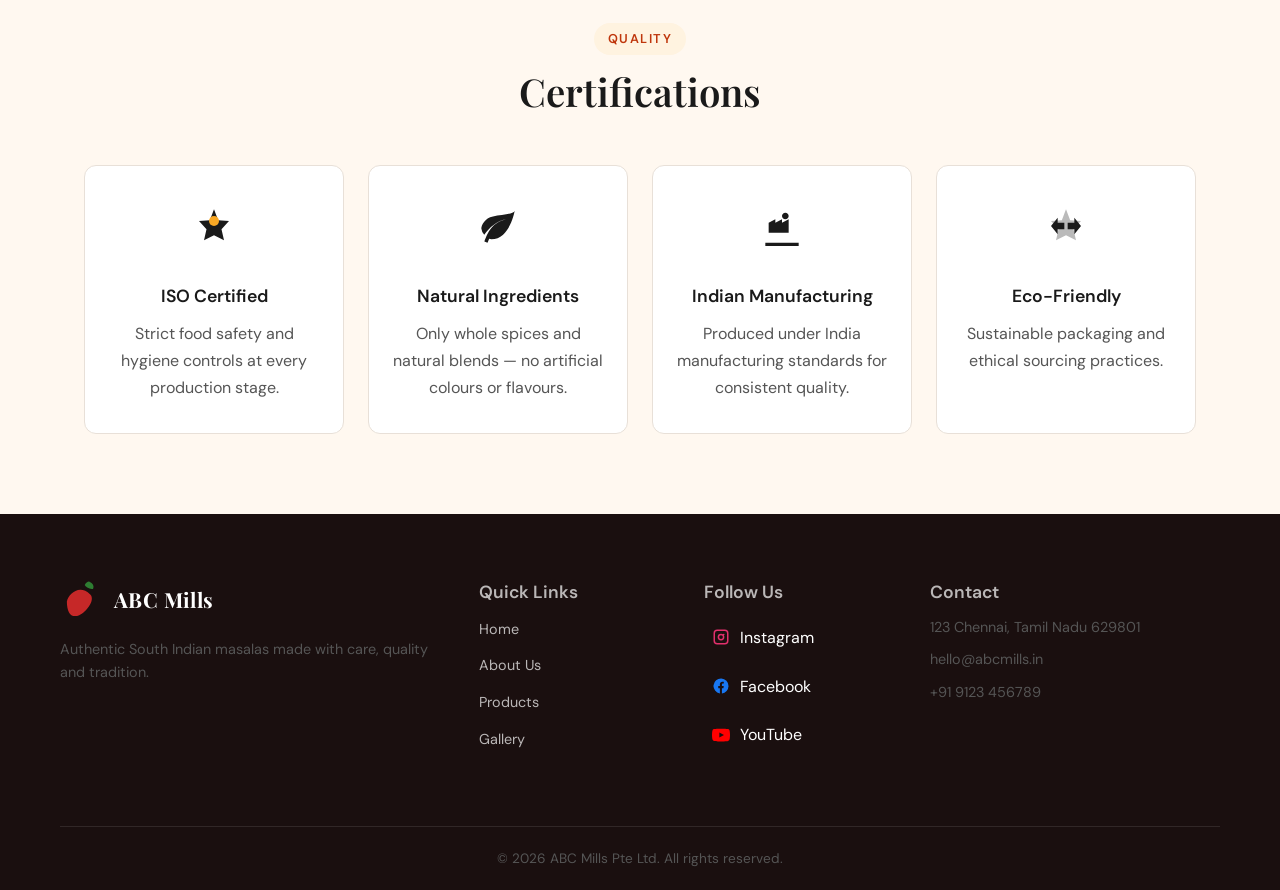
<file: others.html>
<!DOCTYPE html>
<html lang="en">
<head>
  <meta charset="UTF-8" />
  <meta name="viewport" content="width=device-width, initial-scale=1.0" />
  <meta name="description" content="ABC Mills others page with FAQs, testimonials and certifications." />
  <meta name="keywords" content="ABC Mills faqs, testimonials, certifications, masala quality" />
  <meta name="author" content="ABC Mills Pte Ltd" />
  <title>ABC Mills Pte Ltd – Others</title>
  <link rel="preconnect" href="https://fonts.googleapis.com" />
  <link rel="preconnect" href="https://fonts.gstatic.com" crossorigin />
  <link href="https://fonts.googleapis.com/css2?family=Playfair+Display:ital,wght@0,400;0,600;0,700;1,400&family=DM+Sans:wght@300;400;500;600&display=swap" rel="stylesheet" />
  <link rel="stylesheet" href="css/style.css" />
</head>
<body data-page="others">
  <nav class="navbar" id="navbar" role="navigation" aria-label="Primary navigation">
    <div class="nav-container">
      <a href="index.html" class="nav-logo" aria-label="ABC Mills home page">
        <span class="logo-icon" aria-hidden="true">
          <svg xmlns="http://www.w3.org/2000/svg" viewBox="0 0 64 64" role="img" aria-hidden="true">
            <path fill="#c62828" d="M10 34c2-10 18-26 34-10 8 8-6 26-16 30-12 5-18-4-18-20z"/>
            <path fill="#2e7d32" d="M44 6c4 2 6 6 4 10-4 0-10-2-12-6 2-4 6-6 8-4z"/>
          </svg>
        </span>
        <div>
          <span class="logo-name">ABC Mills</span>
        </div>
      </a>
      <button class="hamburger" id="hamburger" aria-controls="navLinks" aria-expanded="false" aria-label="Toggle menu">
        <span></span><span></span><span></span>
      </button>
      <ul class="nav-links" id="navLinks">
        <li><a href="index.html" class="nav-link" data-page="home">Home</a></li>
        <li><a href="about.html" class="nav-link" data-page="about">About Us</a></li>
        <li><a href="products.html" class="nav-link" data-page="products">Products</a></li>
        <li><a href="gallery.html" class="nav-link" data-page="gallery">Gallery</a></li>
        <li><a href="others.html" class="nav-link" data-page="others">Others</a></li>
        <li><a href="contact.html" class="nav-link" data-page="contact">Contact</a></li>
      </ul>
    </div>
  </nav>

  <main>
    <section class="page-hero page-hero--others">
      <div class="container">
        <h1>Others</h1>
        <p>Helpful answers, customer stories and quality certifications to support our commitment.</p>
      </div>
    </section>

    <!-- ===== FAQs SECTION ===== -->
    <section class="section">
      <div class="container">
        <div class="section-header">
          <span class="section-tag">Frequently Asked</span>
          <h2>FAQs</h2>
        </div>
        <div class="faq-list">
          <div class="faq-item animate-target">
            <button type="button" class="faq-question" onclick="toggleFaq(this)" aria-expanded="false" aria-controls="faq1-answer" id="faq1-btn">
              How long does your masala stay fresh?
              <span class="faq-arrow" aria-hidden="true"><svg xmlns="http://www.w3.org/2000/svg" viewBox="0 0 24 24" fill="none" stroke="currentColor" stroke-width="2.5" stroke-linecap="round" stroke-linejoin="round" width="16" height="16" style="transition:transform 0.3s;"><polyline points="6 9 12 15 18 9"/></svg></span>
            </button>
            <div class="faq-answer" id="faq1-answer" role="region" aria-labelledby="faq1-btn" aria-hidden="true">
              <p>Our sealed packs stay fresh for up to 12 months when stored in a cool, dry place away from direct sunlight.</p>
            </div>
          </div>
          <div class="faq-item animate-target">
            <button type="button" class="faq-question" onclick="toggleFaq(this)" aria-expanded="false" aria-controls="faq2-answer" id="faq2-btn">
              Are your products suitable for vegetarian diets?
              <span class="faq-arrow" aria-hidden="true"><svg xmlns="http://www.w3.org/2000/svg" viewBox="0 0 24 24" fill="none" stroke="currentColor" stroke-width="2.5" stroke-linecap="round" stroke-linejoin="round" width="16" height="16" style="transition:transform 0.3s;"><polyline points="6 9 12 15 18 9"/></svg></span>
            </button>
            <div class="faq-answer" id="faq2-answer" role="region" aria-labelledby="faq2-btn" aria-hidden="true">
              <p>Yes, all our masala powders are vegetarian. We use pure spices and no animal-derived additives.</p>
            </div>
          </div>
          <div class="faq-item animate-target">
            <button type="button" class="faq-question" onclick="toggleFaq(this)" aria-expanded="false" aria-controls="faq3-answer" id="faq3-btn">
              Do you offer custom spice blends?
              <span class="faq-arrow" aria-hidden="true"><svg xmlns="http://www.w3.org/2000/svg" viewBox="0 0 24 24" fill="none" stroke="currentColor" stroke-width="2.5" stroke-linecap="round" stroke-linejoin="round" width="16" height="16" style="transition:transform 0.3s;"><polyline points="6 9 12 15 18 9"/></svg></span>
            </button>
            <div class="faq-answer" id="faq3-answer" role="region" aria-labelledby="faq3-btn" aria-hidden="true">
              <p>We can discuss custom blends for larger orders. Please contact us via the contact page for inquiries.</p>
            </div>
          </div>
          <div class="faq-item animate-target">
            <button type="button" class="faq-question" onclick="toggleFaq(this)" aria-expanded="false" aria-controls="faq4-answer" id="faq4-btn">
              Where are your spices sourced from?
              <span class="faq-arrow" aria-hidden="true"><svg xmlns="http://www.w3.org/2000/svg" viewBox="0 0 24 24" fill="none" stroke="currentColor" stroke-width="2.5" stroke-linecap="round" stroke-linejoin="round" width="16" height="16" style="transition:transform 0.3s;"><polyline points="6 9 12 15 18 9"/></svg></span>
            </button>
            <div class="faq-answer" id="faq4-answer" role="region" aria-labelledby="faq4-btn" aria-hidden="true">
              <p>We source our spices directly from trusted farms in South India, including Guntur for chillies and Erode for turmeric.</p>
            </div>
          </div>
          <div class="faq-item animate-target">
            <button type="button" class="faq-question" onclick="toggleFaq(this)" aria-expanded="false" aria-controls="faq5-answer" id="faq5-btn">
              Do you ship internationally?
              <span class="faq-arrow" aria-hidden="true"><svg xmlns="http://www.w3.org/2000/svg" viewBox="0 0 24 24" fill="none" stroke="currentColor" stroke-width="2.5" stroke-linecap="round" stroke-linejoin="round" width="16" height="16" style="transition:transform 0.3s;"><polyline points="6 9 12 15 18 9"/></svg></span>
            </button>
            <div class="faq-answer" id="faq5-answer" role="region" aria-labelledby="faq5-btn" aria-hidden="true">
              <p>Currently we ship within India. International shipping options are coming soon. Contact us for bulk export inquiries.</p>
            </div>
          </div>
        </div>
      </div>
    </section>

    <!-- ===== TESTIMONIALS SECTION ===== -->
    <section class="section bestsellers-section">
      <div class="container">
        <div class="section-header">
          <span class="section-tag">Customer love</span>
          <h2>Testimonials</h2>
        </div>
        <div class="testimonial-slider-wrapper" role="region" aria-label="Testimonials" tabindex="0">
          <div class="testimonial-slider" id="testimonialSlider">
            <div class="testimonial-slide">
              <figure class="testimonial-card">
                <div class="stars" aria-hidden="true"><svg xmlns="http://www.w3.org/2000/svg" viewBox="0 0 24 24" fill="currentColor" width="16" height="16" style="display:inline-block;vertical-align:middle;"><path d="M12 2l3.09 6.26L22 9.27l-5 4.87 1.18 6.88L12 17.77l-6.18 3.25L7 14.14 2 9.27l6.91-1.01L12 2z"/></svg><svg xmlns="http://www.w3.org/2000/svg" viewBox="0 0 24 24" fill="currentColor" width="16" height="16" style="display:inline-block;vertical-align:middle;"><path d="M12 2l3.09 6.26L22 9.27l-5 4.87 1.18 6.88L12 17.77l-6.18 3.25L7 14.14 2 9.27l6.91-1.01L12 2z"/></svg><svg xmlns="http://www.w3.org/2000/svg" viewBox="0 0 24 24" fill="currentColor" width="16" height="16" style="display:inline-block;vertical-align:middle;"><path d="M12 2l3.09 6.26L22 9.27l-5 4.87 1.18 6.88L12 17.77l-6.18 3.25L7 14.14 2 9.27l6.91-1.01L12 2z"/></svg><svg xmlns="http://www.w3.org/2000/svg" viewBox="0 0 24 24" fill="currentColor" width="16" height="16" style="display:inline-block;vertical-align:middle;"><path d="M12 2l3.09 6.26L22 9.27l-5 4.87 1.18 6.88L12 17.77l-6.18 3.25L7 14.14 2 9.27l6.91-1.01L12 2z"/></svg><svg xmlns="http://www.w3.org/2000/svg" viewBox="0 0 24 24" fill="currentColor" width="16" height="16" style="display:inline-block;vertical-align:middle;"><path d="M12 2l3.09 6.26L22 9.27l-5 4.87 1.18 6.88L12 17.77l-6.18 3.25L7 14.14 2 9.27l6.91-1.01L12 2z"/></svg></div>
                <blockquote><p>ABC Mills masala has become part of our daily cooking. The flavours are so authentic and fresh.</p></blockquote>
                <figcaption class="testimonial-author">
                  <span class="author-avatar" aria-hidden="true">AM</span>
                  <div><strong>Anita Menon</strong><small>Home chef, India</small></div>
                </figcaption>
              </figure>
            </div>
            <div class="testimonial-slide">
              <figure class="testimonial-card">
                <div class="stars" aria-hidden="true"><svg xmlns="http://www.w3.org/2000/svg" viewBox="0 0 24 24" fill="currentColor" width="16" height="16" style="display:inline-block;vertical-align:middle;"><path d="M12 2l3.09 6.26L22 9.27l-5 4.87 1.18 6.88L12 17.77l-6.18 3.25L7 14.14 2 9.27l6.91-1.01L12 2z"/></svg><svg xmlns="http://www.w3.org/2000/svg" viewBox="0 0 24 24" fill="currentColor" width="16" height="16" style="display:inline-block;vertical-align:middle;"><path d="M12 2l3.09 6.26L22 9.27l-5 4.87 1.18 6.88L12 17.77l-6.18 3.25L7 14.14 2 9.27l6.91-1.01L12 2z"/></svg><svg xmlns="http://www.w3.org/2000/svg" viewBox="0 0 24 24" fill="currentColor" width="16" height="16" style="display:inline-block;vertical-align:middle;"><path d="M12 2l3.09 6.26L22 9.27l-5 4.87 1.18 6.88L12 17.77l-6.18 3.25L7 14.14 2 9.27l6.91-1.01L12 2z"/></svg><svg xmlns="http://www.w3.org/2000/svg" viewBox="0 0 24 24" fill="currentColor" width="16" height="16" style="display:inline-block;vertical-align:middle;"><path d="M12 2l3.09 6.26L22 9.27l-5 4.87 1.18 6.88L12 17.77l-6.18 3.25L7 14.14 2 9.27l6.91-1.01L12 2z"/></svg><svg xmlns="http://www.w3.org/2000/svg" viewBox="0 0 24 24" fill="currentColor" width="16" height="16" style="display:inline-block;vertical-align:middle;"><path d="M12 2l3.09 6.26L22 9.27l-5 4.87 1.18 6.88L12 17.77l-6.18 3.25L7 14.14 2 9.27l6.91-1.01L12 2z"/></svg></div>
                <blockquote><p>The quality and aroma are outstanding. The packaging also keeps everything fresh for weeks.</p></blockquote>
                <figcaption class="testimonial-author">
                  <span class="author-avatar" aria-hidden="true">RS</span>
                  <div><strong>Ravi Selvan</strong><small>Restaurant owner</small></div>
                </figcaption>
              </figure>
            </div>
            <div class="testimonial-slide">
              <figure class="testimonial-card">
                <div class="stars" aria-hidden="true"><svg xmlns="http://www.w3.org/2000/svg" viewBox="0 0 24 24" fill="currentColor" width="16" height="16" style="display:inline-block;vertical-align:middle;"><path d="M12 2l3.09 6.26L22 9.27l-5 4.87 1.18 6.88L12 17.77l-6.18 3.25L7 14.14 2 9.27l6.91-1.01L12 2z"/></svg><svg xmlns="http://www.w3.org/2000/svg" viewBox="0 0 24 24" fill="currentColor" width="16" height="16" style="display:inline-block;vertical-align:middle;"><path d="M12 2l3.09 6.26L22 9.27l-5 4.87 1.18 6.88L12 17.77l-6.18 3.25L7 14.14 2 9.27l6.91-1.01L12 2z"/></svg><svg xmlns="http://www.w3.org/2000/svg" viewBox="0 0 24 24" fill="currentColor" width="16" height="16" style="display:inline-block;vertical-align:middle;"><path d="M12 2l3.09 6.26L22 9.27l-5 4.87 1.18 6.88L12 17.77l-6.18 3.25L7 14.14 2 9.27l6.91-1.01L12 2z"/></svg><svg xmlns="http://www.w3.org/2000/svg" viewBox="0 0 24 24" fill="currentColor" width="16" height="16" style="display:inline-block;vertical-align:middle;"><path d="M12 2l3.09 6.26L22 9.27l-5 4.87 1.18 6.88L12 17.77l-6.18 3.25L7 14.14 2 9.27l6.91-1.01L12 2z"/></svg><svg xmlns="http://www.w3.org/2000/svg" viewBox="0 0 24 24" fill="currentColor" width="16" height="16" style="display:inline-block;vertical-align:middle;"><path d="M12 2l3.09 6.26L22 9.27l-5 4.87 1.18 6.88L12 17.77l-6.18 3.25L7 14.14 2 9.27l6.91-1.01L12 2z"/></svg></div>
                <blockquote><p>Quick response, reliable delivery and a deep spice flavour that makes every meal better.</p></blockquote>
                <figcaption class="testimonial-author">
                  <span class="author-avatar" aria-hidden="true">PL</span>
                  <div><strong>Priya Latha</strong><small>Food blogger</small></div>
                </figcaption>
              </figure>
            </div>
            <div class="testimonial-slide">
              <figure class="testimonial-card">
                <div class="stars" aria-hidden="true"><svg xmlns="http://www.w3.org/2000/svg" viewBox="0 0 24 24" fill="currentColor" width="16" height="16" style="display:inline-block;vertical-align:middle;"><path d="M12 2l3.09 6.26L22 9.27l-5 4.87 1.18 6.88L12 17.77l-6.18 3.25L7 14.14 2 9.27l6.91-1.01L12 2z"/></svg><svg xmlns="http://www.w3.org/2000/svg" viewBox="0 0 24 24" fill="currentColor" width="16" height="16" style="display:inline-block;vertical-align:middle;"><path d="M12 2l3.09 6.26L22 9.27l-5 4.87 1.18 6.88L12 17.77l-6.18 3.25L7 14.14 2 9.27l6.91-1.01L12 2z"/></svg><svg xmlns="http://www.w3.org/2000/svg" viewBox="0 0 24 24" fill="currentColor" width="16" height="16" style="display:inline-block;vertical-align:middle;"><path d="M12 2l3.09 6.26L22 9.27l-5 4.87 1.18 6.88L12 17.77l-6.18 3.25L7 14.14 2 9.27l6.91-1.01L12 2z"/></svg><svg xmlns="http://www.w3.org/2000/svg" viewBox="0 0 24 24" fill="currentColor" width="16" height="16" style="display:inline-block;vertical-align:middle;"><path d="M12 2l3.09 6.26L22 9.27l-5 4.87 1.18 6.88L12 17.77l-6.18 3.25L7 14.14 2 9.27l6.91-1.01L12 2z"/></svg><svg xmlns="http://www.w3.org/2000/svg" viewBox="0 0 24 24" fill="currentColor" width="16" height="16" style="display:inline-block;vertical-align:middle;"><path d="M12 2l3.09 6.26L22 9.27l-5 4.87 1.18 6.88L12 17.77l-6.18 3.25L7 14.14 2 9.27l6.91-1.01L12 2z"/></svg></div>
                <blockquote><p>Excellent flavour and timely delivery — my customers love it.</p></blockquote>
                <figcaption class="testimonial-author">
                  <span class="author-avatar" aria-hidden="true">SK</span>
                  <div><strong>Sandeep Kumar</strong><small>Caterer, Chennai</small></div>
                </figcaption>
              </figure>
            </div>
          </div>
          <button class="slider-btn slider-prev" id="sliderPrev" aria-label="Previous testimonial" type="button">
            <svg xmlns="http://www.w3.org/2000/svg" viewBox="0 0 24 24" fill="none" stroke="currentColor" stroke-width="2.5" stroke-linecap="round" stroke-linejoin="round" width="20" height="20"><polyline points="15 18 9 12 15 6"/></svg>
          </button>
          <button class="slider-btn slider-next" id="sliderNext" aria-label="Next testimonial" type="button">
            <svg xmlns="http://www.w3.org/2000/svg" viewBox="0 0 24 24" fill="none" stroke="currentColor" stroke-width="2.5" stroke-linecap="round" stroke-linejoin="round" width="20" height="20"><polyline points="9 18 15 12 9 6"/></svg>
          </button>
          <div class="slider-dots" id="sliderDots"></div>
        </div>
      </div>
    </section>

    <!-- ===== CERTIFICATIONS SECTION ===== -->
    <section class="section highlights-section">
      <div class="container">
        <div class="section-header">
          <span class="section-tag">Quality</span>
          <h2>Certifications</h2>
        </div>
        <div class="certs-grid">
          <figure class="cert-card animate-target">
            <span class="cert-icon"><svg xmlns="http://www.w3.org/2000/svg" viewBox="0 0 24 24" fill="currentColor" width="40" height="40"><path d="M12 2L14.5 8.5L21 9L16.5 14L18 20.5L12 17.5L6 20.5L7.5 14L3 9L9.5 8.5L12 2Z"/><circle cx="12" cy="9" r="3" fill="#f9a825"/></svg></span>
            <figcaption><h4>ISO Certified</h4><p>Strict food safety and hygiene controls at every production stage.</p></figcaption>
          </figure>
          <figure class="cert-card animate-target">
            <span class="cert-icon"><svg xmlns="http://www.w3.org/2000/svg" viewBox="0 0 24 24" fill="currentColor" width="40" height="40"><path d="M17 8C8 10 5.9 16.17 3.82 21.34L5.71 22l1-2.3A4.49 4.49 0 0 0 8 20C19 20 22 3 22 3c-1 2-8 2.25-13 3.25S2 11.5 2 13.5a6.22 6.22 0 0 0 1.75 3.75C7 13 11 9 17 8Z"/></svg></span>
            <figcaption><h4>Natural Ingredients</h4><p>Only whole spices and natural blends — no artificial colours or flavours.</p></figcaption>
          </figure>
          <figure class="cert-card animate-target">
            <span class="cert-icon"><svg xmlns="http://www.w3.org/2000/svg" viewBox="0 0 24 24" fill="currentColor" width="40" height="40"><path d="M4 22V10l4-2v2l4-2v2l4-2v8H4zM2 22h20v2H2v-2zM12 6c0-1.1.9-2 2-2s2 .9 2 2-.9 2-2 2-2-.9-2-2z"/></svg></span>
            <figcaption><h4>Indian Manufacturing</h4><p>Produced under India manufacturing standards for consistent quality.</p></figcaption>
          </figure>
          <figure class="cert-card animate-target">
            <span class="cert-icon"><svg xmlns="http://www.w3.org/2000/svg" viewBox="0 0 24 24" fill="currentColor" width="40" height="40"><path d="M12 2L14.5 8.5L21 9L16.5 14L18 20.5L12 17.5L6 20.5L7.5 14L3 9L9.5 8.5L12 2Z" opacity="0.3"/><path d="M7 7L3 12L7 17V14H11V10H7V7ZM17 7V10H13V14H17V17L21 12L17 7Z"/></svg></span>
            <figcaption><h4>Eco-Friendly</h4><p>Sustainable packaging and ethical sourcing practices.</p></figcaption>
          </figure>
        </div>
      </div>
    </section>
  </main>

  <footer class="footer">
    <div class="container footer-top">
      <div class="footer-grid">
        <div class="footer-brand">
          <div class="footer-logo">
            <span class="logo-icon" aria-hidden="true">
              <svg xmlns="http://www.w3.org/2000/svg" viewBox="0 0 64 64" role="img" aria-hidden="true">
                <path fill="#c62828" d="M10 34c2-10 18-26 34-10 8 8-6 26-16 30-12 5-18-4-18-20z"/>
                <path fill="#2e7d32" d="M44 6c4 2 6 6 4 10-4 0-10-2-12-6 2-4 6-6 8-4z"/>
              </svg>
            </span>
            <div>
              <span class="logo-name">ABC Mills</span>
            </div>
          </div>
          <p>Authentic South Indian masalas made with care, quality and tradition.</p>
        </div>
        <div class="footer-nav">
          <h4>Quick Links</h4>
          <ul>
            <li><a href="index.html">Home</a></li>
            <li><a href="about.html">About Us</a></li>
            <li><a href="products.html">Products</a></li>
            <li><a href="gallery.html">Gallery</a></li>
          </ul>
        </div>
        <div class="footer-social">
          <h4>Follow Us</h4>
          <ul class="social-list">
            <li><a href="#" aria-label="Instagram" class="social-link social-instagram"><svg xmlns="http://www.w3.org/2000/svg" viewBox="0 0 24 24" width="18" height="18" fill="currentColor"><path d="M7 2h10a5 5 0 0 1 5 5v10a5 5 0 0 1-5 5H7a5 5 0 0 1-5-5V7a5 5 0 0 1 5-5zm0 2a3 3 0 0 0-3 3v10a3 3 0 0 0 3 3h10a3 3 0 0 0 3-3V7a3 3 0 0 0-3-3H7zm5 3.5a4.5 4.5 0 1 1 0 9 4.5 4.5 0 0 1 0-9zm0 2a2.5 2.5 0 1 0 0 5 2.5 2.5 0 0 0 0-5zm4.75-.9a1.05 1.05 0 1 1-2.1 0 1.05 1.05 0 0 1 2.1 0z"/></svg> Instagram</a></li>
            <li><a href="#" aria-label="Facebook" class="social-link social-facebook"><svg xmlns="http://www.w3.org/2000/svg" viewBox="0 0 24 24" width="18" height="18" fill="currentColor"><path d="M22 12a10 10 0 1 0-11.5 9.9v-7h-2.2V12h2.2V9.8c0-2.2 1.3-3.4 3.3-3.4.95 0 1.95.17 1.95.17v2.15h-1.1c-1.08 0-1.42.67-1.42 1.36V12h2.42l-.39 2.9h-2.03v7A10 10 0 0 0 22 12z"/></svg> Facebook</a></li>
            <li><a href="#" aria-label="YouTube" class="social-link social-youtube"><svg xmlns="http://www.w3.org/2000/svg" viewBox="0 0 24 24" width="18" height="18" fill="currentColor"><path d="M23.5 6.2a3 3 0 0 0-2.1-2.12C19.5 3.5 12 3.5 12 3.5s-7.5 0-9.4.58A3 3 0 0 0 .5 6.2 31.3 31.3 0 0 0 0 12a31.3 31.3 0 0 0 .5 5.8 3 3 0 0 0 2.1 2.12C4.5 20.5 12 20.5 12 20.5s7.5 0 9.4-.58a3 3 0 0 0 2.1-2.12A31.3 31.3 0 0 0 24 12a31.3 31.3 0 0 0-.5-5.8zM9.8 15.2V8.8l6.2 3.2-6.2 3.2z"/></svg> YouTube</a></li>
          </ul>
        </div>
        <div class="footer-contact">
          <h4>Contact</h4>
          <p>123 Chennai, Tamil Nadu 629801</p>
          <p>hello@abcmills.in</p>
          <p>+91 9123 456789</p>
        </div>
      </div>
    </div>
    <div class="container footer-bottom">
      <p>© 2026 ABC Mills Pte Ltd. All rights reserved.</p>
    </div>
  </footer>

  <script src="js/main.js"></script>
</body>
</html>
</file>
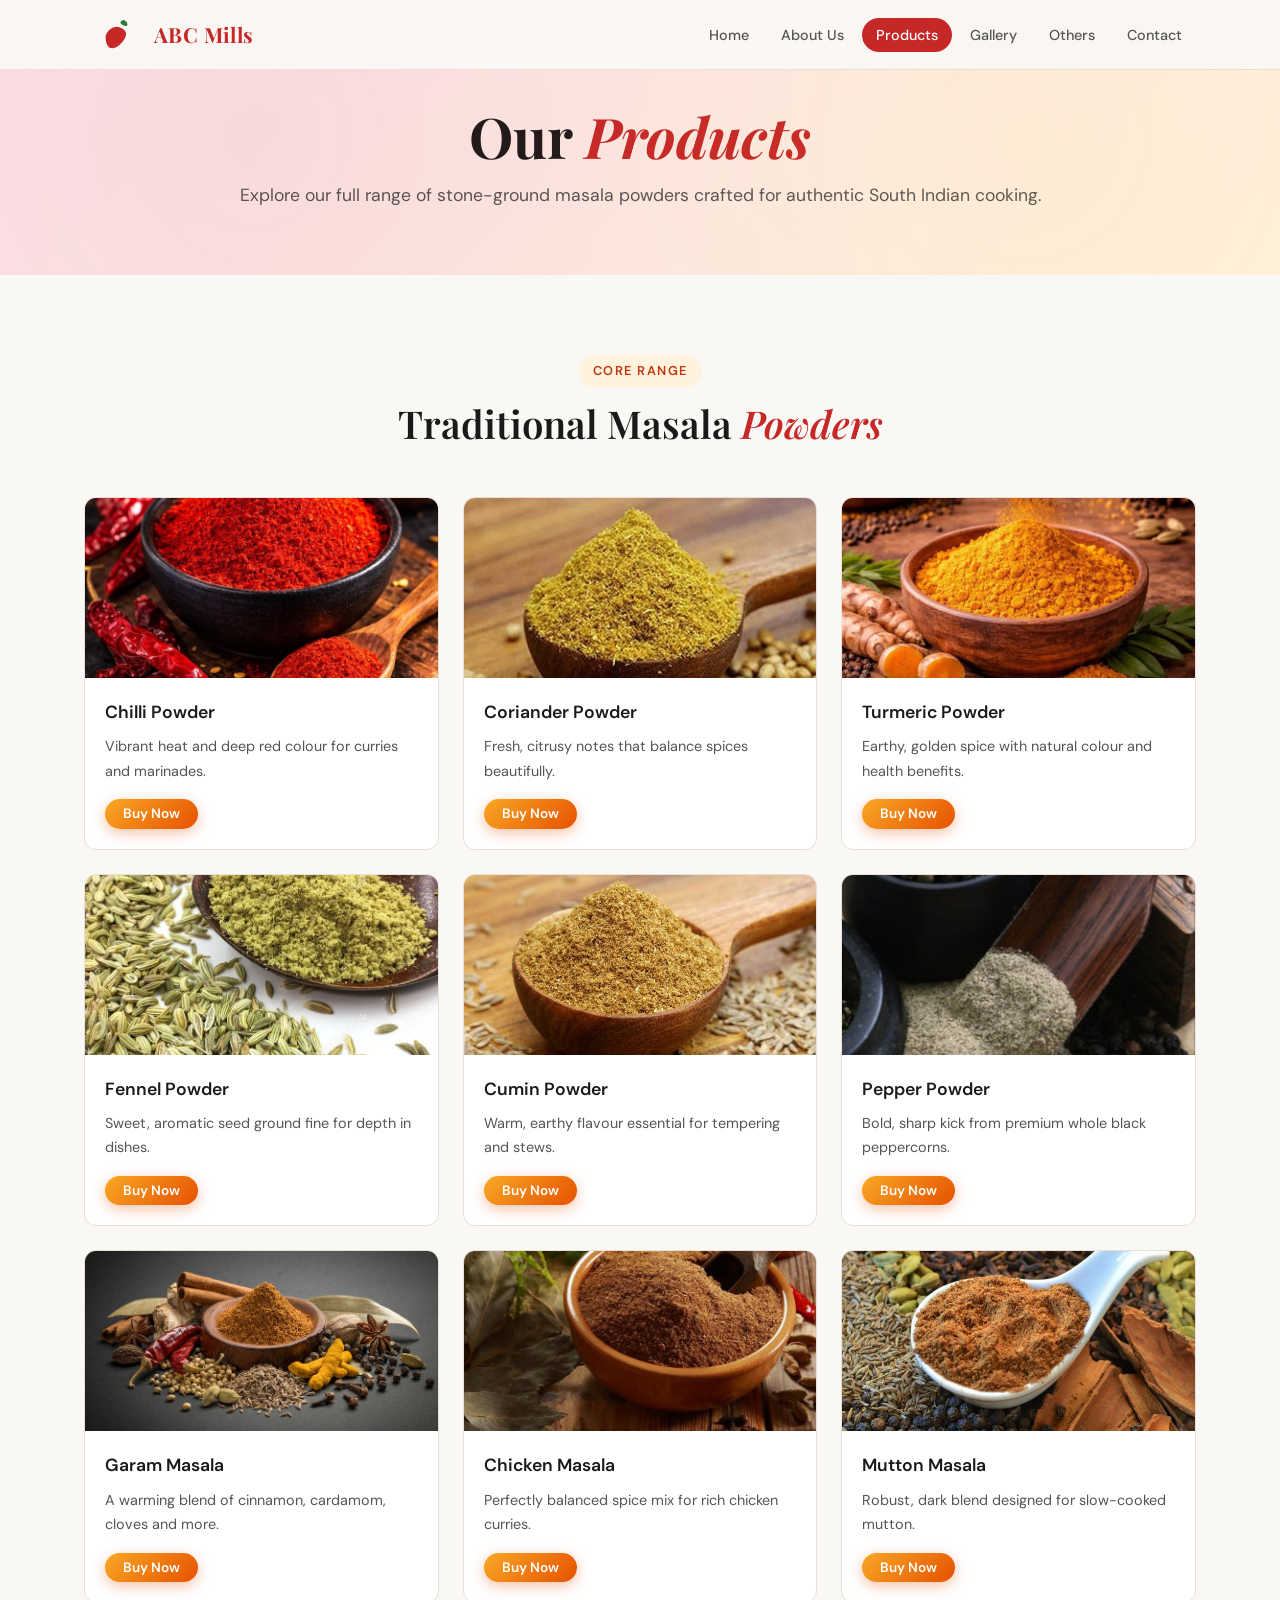
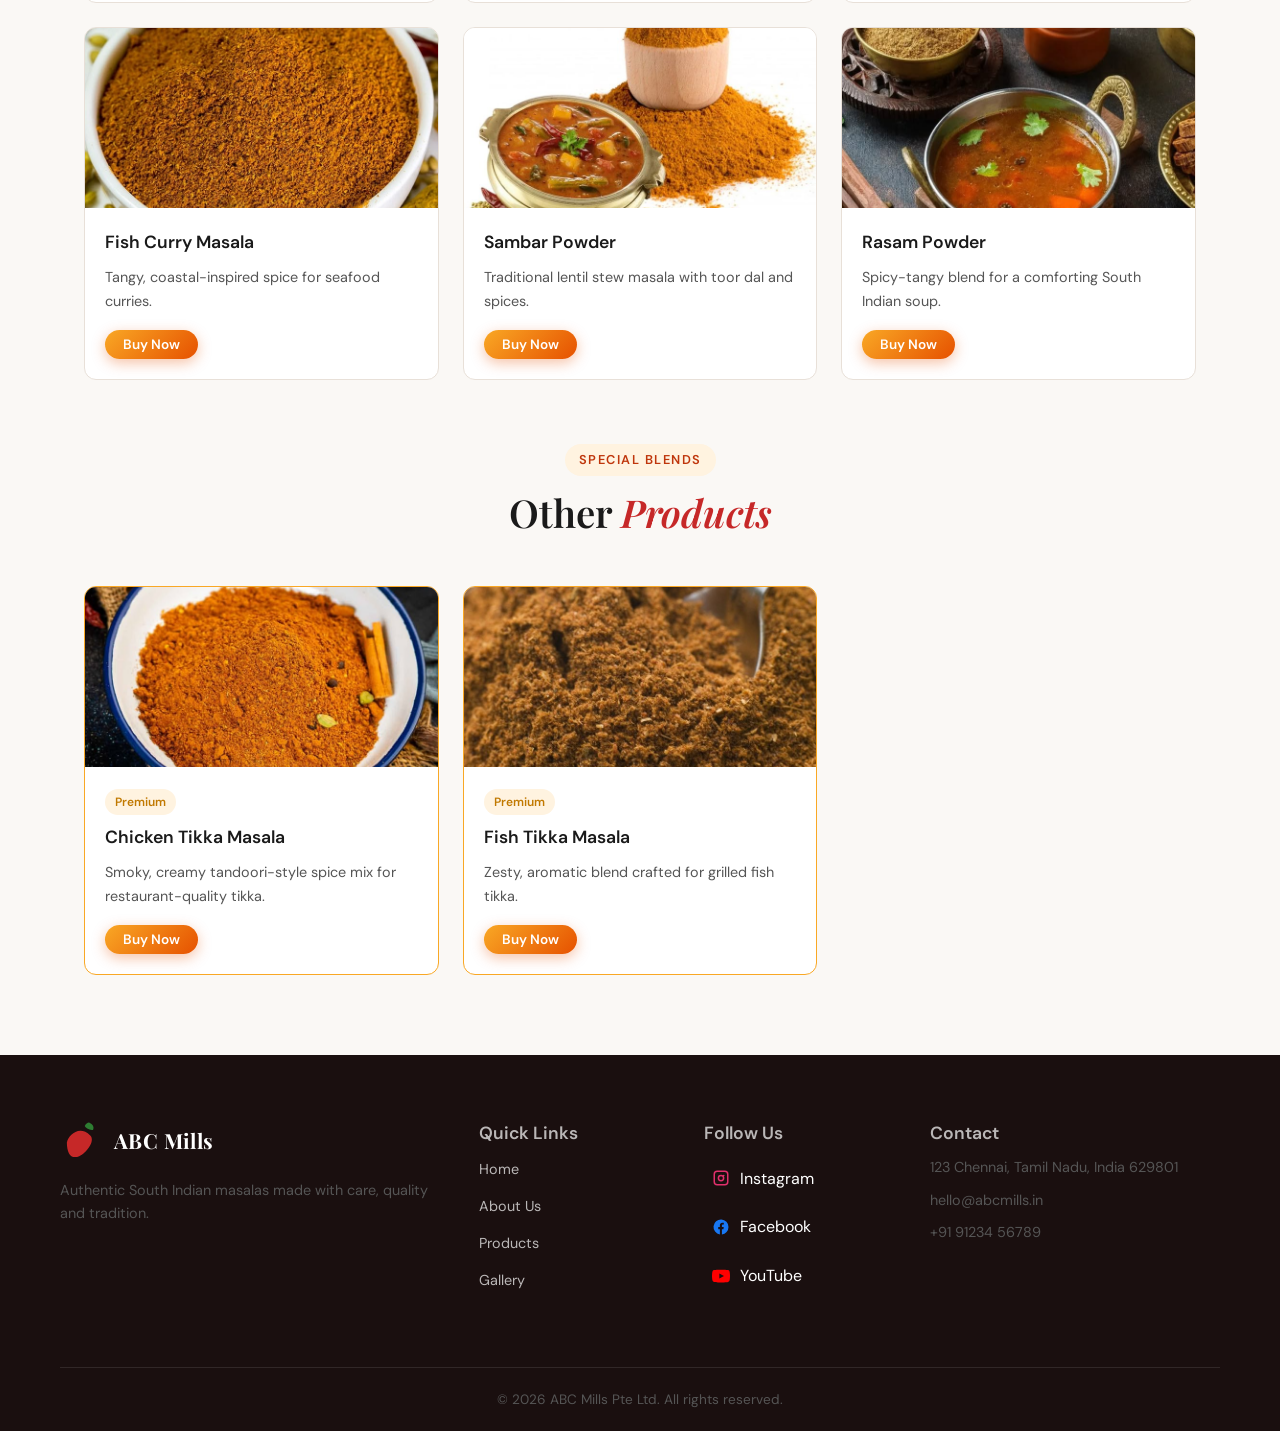
<file: products.html>
<!DOCTYPE html>
<html lang="en">
<head>
  <meta charset="UTF-8" />
  <meta name="viewport" content="width=device-width, initial-scale=1.0" />
  <meta name="description" content="ABC Mills products – authentic South Indian masala powders including chilli, turmeric, garam masala, sambar, rasam and more." />
  <meta name="keywords" content="ABC Mills products, masala powders, chilli powder, turmeric, garam masala, sambar powder, rasam powder" />
  <meta name="author" content="ABC Mills Pte Ltd" />
  <title>ABC Mills Pte Ltd – Products</title>
  <link rel="preconnect" href="https://fonts.googleapis.com" />
  <link rel="preconnect" href="https://fonts.gstatic.com" crossorigin />
  <link href="https://fonts.googleapis.com/css2?family=Playfair+Display:ital,wght@0,400;0,600;0,700;1,400&family=DM+Sans:wght@300;400;500;600&display=swap" rel="stylesheet" />
  <!-- Font Awesome CDN -->
  <link rel="stylesheet" href="https://cdnjs.cloudflare.com/ajax/libs/font-awesome/6.5.1/css/all.min.css" integrity="sha512-DTOQO9RWCH3ppGqcWaEA1BIZOC6xxalwEsw9c2QQeAIftl+Vegovlnee1c9QX4TctnWMn13TZye+giMm8e2LwA==" crossorigin="anonymous" referrerpolicy="no-referrer" />
  <link rel="stylesheet" href="css/style.css" />
</head>
<body data-page="products">
  <nav class="navbar" id="navbar" role="navigation" aria-label="Primary navigation">
    <div class="nav-container">
      <a href="index.html" class="nav-logo" aria-label="ABC Mills home page">
        <span class="logo-icon" aria-hidden="true">
          <svg xmlns="http://www.w3.org/2000/svg" viewBox="0 0 64 64" role="img" aria-hidden="true">
            <path fill="#c62828" d="M10 34c2-10 18-26 34-10 8 8-6 26-16 30-12 5-18-4-18-20z"/>
            <path fill="#2e7d32" d="M44 6c4 2 6 6 4 10-4 0-10-2-12-6 2-4 6-6 8-4z"/>
          </svg>
        </span>
        <div>
          <span class="logo-name">ABC Mills</span>
        </div>
      </a>
      <button class="hamburger" id="hamburger" aria-controls="navLinks" aria-expanded="false" aria-label="Toggle menu">
        <span></span><span></span><span></span>
      </button>
      <ul class="nav-links" id="navLinks">
        <li><a href="index.html" class="nav-link" data-page="home">Home</a></li>
        <li><a href="about.html" class="nav-link" data-page="about">About Us</a></li>
        <li><a href="products.html" class="nav-link" data-page="products">Products</a></li>
        <li><a href="gallery.html" class="nav-link" data-page="gallery">Gallery</a></li>
        <li><a href="others.html" class="nav-link" data-page="others">Others</a></li>
        <li><a href="contact.html" class="nav-link" data-page="contact">Contact</a></li>
      </ul>
    </div>
  </nav>

  <main>
    <section class="page-hero page-hero--spice">
      <div class="container">
        <h1>Our <em>Products</em></h1>
        <p>Explore our full range of stone-ground masala powders crafted for authentic South Indian cooking.</p>
      </div>
    </section>

    <section class="section">
      <div class="container">
        <div class="section-header">
          <span class="section-tag">Core Range</span>
          <h2>Traditional Masala <em>Powders</em></h2>
        </div>
        <div class="products-grid products-grid--large">
          <!-- Chilli Powder -->
          <div class="product-card animate-target">
            <div class="product-img">
              <img src="img/products/chilli-powder.jfif" alt="Chilli Powder" loading="lazy" />
            </div>
            <div class="product-info">
              <h4>Chilli Powder</h4>
              <p>Vibrant heat and deep red colour for curries and marinades.</p>
              <a href="dummy-shop.html" class="btn btn-sm btn-buy">Buy Now</a>
            </div>
          </div>
          <!-- Coriander Powder -->
          <div class="product-card animate-target">
            <div class="product-img">
              <img src="img/products/coriander-powder.jfif" alt="Coriander Powder" loading="lazy" />
            </div>
            <div class="product-info">
              <h4>Coriander Powder</h4>
              <p>Fresh, citrusy notes that balance spices beautifully.</p>
              <a href="dummy-shop.html" class="btn btn-sm btn-buy">Buy Now</a>
            </div>
          </div>
          <!-- Turmeric Powder -->
          <div class="product-card animate-target">
            <div class="product-img">
              <img src="img/products/turmeric-powder.jfif" alt="Turmeric Powder" loading="lazy" />
            </div>
            <div class="product-info">
              <h4>Turmeric Powder</h4>
              <p>Earthy, golden spice with natural colour and health benefits.</p>
              <a href="dummy-shop.html" class="btn btn-sm btn-buy">Buy Now</a>
            </div>
          </div>
          <!-- Fennel Powder -->
          <div class="product-card animate-target">
            <div class="product-img">
              <img src="img/products/fennel-powder.jfif" alt="Fennel Powder" loading="lazy" />
            </div>
            <div class="product-info">
              <h4>Fennel Powder</h4>
              <p>Sweet, aromatic seed ground fine for depth in dishes.</p>
              <a href="dummy-shop.html" class="btn btn-sm btn-buy">Buy Now</a>
            </div>
          </div>
          <!-- Cumin Powder -->
          <div class="product-card animate-target">
            <div class="product-img">
              <img src="img/products/cumin-powder.jfif" alt="Cumin Powder" loading="lazy" />
            </div>
            <div class="product-info">
              <h4>Cumin Powder</h4>
              <p>Warm, earthy flavour essential for tempering and stews.</p>
              <a href="dummy-shop.html" class="btn btn-sm btn-buy">Buy Now</a>
            </div>
          </div>
          <!-- Pepper Powder -->
          <div class="product-card animate-target">
            <div class="product-img">
              <img src="img/products/pepper-powder.jfif" alt="Pepper Powder" loading="lazy" />
            </div>
            <div class="product-info">
              <h4>Pepper Powder</h4>
              <p>Bold, sharp kick from premium whole black peppercorns.</p>
              <a href="dummy-shop.html" class="btn btn-sm btn-buy">Buy Now</a>
            </div>
          </div>
          <!-- Garam Masala -->
          <div class="product-card animate-target">
            <div class="product-img">
              <img src="img/products/garam-masala.jfif" alt="Garam Masala" loading="lazy" />
            </div>
            <div class="product-info">
              <h4>Garam Masala</h4>
              <p>A warming blend of cinnamon, cardamom, cloves and more.</p>
              <a href="dummy-shop.html" class="btn btn-sm btn-buy">Buy Now</a>
            </div>
          </div>
          <!-- Chicken Masala -->
          <div class="product-card animate-target">
            <div class="product-img">
              <img src="img/products/chicken-powder.jfif" alt="Chicken Masala" loading="lazy" />
            </div>
            <div class="product-info">
              <h4>Chicken Masala</h4>
              <p>Perfectly balanced spice mix for rich chicken curries.</p>
              <a href="dummy-shop.html" class="btn btn-sm btn-buy">Buy Now</a>
            </div>
          </div>
          <!-- Mutton Masala -->
          <div class="product-card animate-target">
            <div class="product-img">
              <img src="img/products/mutton-powder.jfif" alt="Mutton Masala" loading="lazy" />
            </div>
            <div class="product-info">
              <h4>Mutton Masala</h4>
              <p>Robust, dark blend designed for slow-cooked mutton.</p>
              <a href="dummy-shop.html" class="btn btn-sm btn-buy">Buy Now</a>
            </div>
          </div>
          <!-- Fish Curry Masala -->
          <div class="product-card animate-target">
            <div class="product-img">
              <img src="img/products/fish-curry-powder.jfif" alt="Fish Curry Masala" loading="lazy" />
            </div>
            <div class="product-info">
              <h4>Fish Curry Masala</h4>
              <p>Tangy, coastal-inspired spice for seafood curries.</p>
              <a href="dummy-shop.html" class="btn btn-sm btn-buy">Buy Now</a>
            </div>
          </div>
          <!-- Sambar Powder -->
          <div class="product-card animate-target">
            <div class="product-img">
              <img src="img/products/sambar-powder.jfif" alt="Sambar Powder" loading="lazy" />
            </div>
            <div class="product-info">
              <h4>Sambar Powder</h4>
              <p>Traditional lentil stew masala with toor dal and spices.</p>
              <a href="dummy-shop.html" class="btn btn-sm btn-buy">Buy Now</a>
            </div>
          </div>
          <!-- Rasam Powder -->
          <div class="product-card animate-target">
            <div class="product-img">
              <img src="img/products/rasam-powder.jfif" alt="Rasam Powder" loading="lazy" />
            </div>
            <div class="product-info">
              <h4>Rasam Powder</h4>
              <p>Spicy-tangy blend for a comforting South Indian soup.</p>
              <a href="dummy-shop.html" class="btn btn-sm btn-buy">Buy Now</a>
            </div>
          </div>
        </div>

        <div class="section-header" style="margin-top:4rem">
          <span class="section-tag">Special Blends</span>
          <h2>Other <em>Products</em></h2>
        </div>
        <div class="products-grid products-grid--large">
          <div class="product-card product-card--premium animate-target">
            <div class="product-img">
              <img src="img/products/chicken-tikka-powder.jfif" alt="Chicken Tikka Masala" loading="lazy" />
            </div>
            <div class="product-info">
              <span class="premium-badge">Premium</span>
              <h4>Chicken Tikka Masala</h4>
              <p>Smoky, creamy tandoori-style spice mix for restaurant-quality tikka.</p>
              <a href="dummy-shop.html" class="btn btn-sm btn-buy">Buy Now</a>
            </div>
          </div>
          <div class="product-card product-card--premium animate-target">
            <div class="product-img">
              <img src="img/products/fish-tikka-powder.jfif" alt="Fish Tikka Masala" loading="lazy" />
            </div>
            <div class="product-info">
              <span class="premium-badge">Premium</span>
              <h4>Fish Tikka Masala</h4>
              <p>Zesty, aromatic blend crafted for grilled fish tikka.</p>
              <a href="dummy-shop.html" class="btn btn-sm btn-buy">Buy Now</a>
            </div>
          </div>
        </div>
      </div>
    </section>
  </main>

  <footer class="footer">
    <div class="container footer-top">
      <div class="footer-grid">
        <div class="footer-brand">
          <div class="footer-logo">
            <span class="logo-icon" aria-hidden="true">
              <svg xmlns="http://www.w3.org/2000/svg" viewBox="0 0 64 64" role="img" aria-hidden="true">
                <path fill="#c62828" d="M10 34c2-10 18-26 34-10 8 8-6 26-16 30-12 5-18-4-18-20z"/>
                <path fill="#2e7d32" d="M44 6c4 2 6 6 4 10-4 0-10-2-12-6 2-4 6-6 8-4z"/>
              </svg>
            </span>
            <div>
              <span class="logo-name">ABC Mills</span>
            </div>
          </div>
          <p>Authentic South Indian masalas made with care, quality and tradition.</p>
        </div>
        <div class="footer-nav">
          <h4>Quick Links</h4>
          <ul>
            <li><a href="index.html">Home</a></li>
            <li><a href="about.html">About Us</a></li>
            <li><a href="products.html">Products</a></li>
            <li><a href="gallery.html">Gallery</a></li>
          </ul>
        </div>
        <div class="footer-social" aria-label="Follow us">
          <h4>Follow Us</h4>
          <ul class="social-list">
            <li><a href="#" aria-label="Instagram" class="social-link social-instagram"><svg xmlns="http://www.w3.org/2000/svg" viewBox="0 0 24 24" width="18" height="18" fill="currentColor"><path d="M7 2h10a5 5 0 0 1 5 5v10a5 5 0 0 1-5 5H7a5 5 0 0 1-5-5V7a5 5 0 0 1 5-5zm0 2a3 3 0 0 0-3 3v10a3 3 0 0 0 3 3h10a3 3 0 0 0 3-3V7a3 3 0 0 0-3-3H7zm5 3.5a4.5 4.5 0 1 1 0 9 4.5 4.5 0 0 1 0-9zm0 2a2.5 2.5 0 1 0 0 5 2.5 2.5 0 0 0 0-5zm4.75-.9a1.05 1.05 0 1 1-2.1 0 1.05 1.05 0 0 1 2.1 0z"/></svg> Instagram</a></li>
            <li><a href="#" aria-label="Facebook" class="social-link social-facebook"><svg xmlns="http://www.w3.org/2000/svg" viewBox="0 0 24 24" width="18" height="18" fill="currentColor"><path d="M22 12a10 10 0 1 0-11.5 9.9v-7h-2.2V12h2.2V9.8c0-2.2 1.3-3.4 3.3-3.4.95 0 1.95.17 1.95.17v2.15h-1.1c-1.08 0-1.42.67-1.42 1.36V12h2.42l-.39 2.9h-2.03v7A10 10 0 0 0 22 12z"/></svg> Facebook</a></li>
            <li><a href="#" aria-label="YouTube" class="social-link social-youtube"><svg xmlns="http://www.w3.org/2000/svg" viewBox="0 0 24 24" width="18" height="18" fill="currentColor"><path d="M23.5 6.2a3 3 0 0 0-2.1-2.12C19.5 3.5 12 3.5 12 3.5s-7.5 0-9.4.58A3 3 0 0 0 .5 6.2 31.3 31.3 0 0 0 0 12a31.3 31.3 0 0 0 .5 5.8 3 3 0 0 0 2.1 2.12C4.5 20.5 12 20.5 12 20.5s7.5 0 9.4-.58a3 3 0 0 0 2.1-2.12A31.3 31.3 0 0 0 24 12a31.3 31.3 0 0 0-.5-5.8zM9.8 15.2V8.8l6.2 3.2-6.2 3.2z"/></svg> YouTube</a></li>
          </ul>
        </div>
        <div class="footer-contact">
          <h4>Contact</h4>
          <p>123 Chennai, Tamil Nadu, India 629801</p>
          <p>hello@abcmills.in</p>
          <p>+91 91234 56789</p>
        </div>
      </div>
    </div>
    <div class="container footer-bottom">
      <p>© 2026 ABC Mills Pte Ltd. All rights reserved.</p>
    </div>
  </footer>
  <script src="js/main.js"></script>
</body>
</html>
</file>
<file: css/style.css>
/* ===== RESET & BASE ===== */
*, *::before, *::after { box-sizing: border-box; margin: 0; padding: 0; }

:root {
  --primary: #c62828;
  --primary-dark: #8e0000;
  --primary-light: #ff5f52;
  --accent: #f9a825;
  --accent-dark: #c17900;
  --text: #1a1a1a;
  --text-muted: #555;
  --text-light: #888;
  --bg: #faf8f5;
  --bg-warm: #fff8f0;
  --bg-card: #ffffff;
  --border: #e8e0d8;
  --shadow: 0 2px 16px rgba(0,0,0,0.08);
  --shadow-lg: 0 8px 40px rgba(0,0,0,0.12);
  --radius: 12px;
  --radius-sm: 8px;
  --radius-lg: 20px;
  --nav-height: 70px;
  --font-display: 'Playfair Display', Georgia, serif;
  --font-body: 'DM Sans', system-ui, sans-serif;
}

html { scroll-behavior: smooth; }

body {
  font-family: var(--font-body);
  background: var(--bg);
  color: var(--text);
  line-height: 1.7;
  font-size: 16px;
}

a { text-decoration: none; color: inherit; }
img { max-width: 100%; display: block; }
em { font-style: italic; color: var(--primary); }

/* ===== SCROLLBAR ===== */
::-webkit-scrollbar { width: 6px; }
::-webkit-scrollbar-track { background: var(--bg); }
::-webkit-scrollbar-thumb { background: var(--primary); border-radius: 3px; }

/* ===== TYPOGRAPHY ===== */
h1 { font-family: var(--font-display); font-size: clamp(2rem, 5vw, 3.5rem); font-weight: 700; line-height: 1.2; }
h2 { font-family: var(--font-display); font-size: clamp(1.6rem, 3vw, 2.4rem); font-weight: 600; line-height: 1.3; margin-bottom: 1rem; }
h3 { font-size: 1.25rem; font-weight: 600; margin-bottom: 0.5rem; }
h4 { font-size: 1.1rem; font-weight: 600; margin-bottom: 0.4rem; }
h5 { font-size: 0.95rem; font-weight: 600; letter-spacing: 0.5px; text-transform: uppercase; color: var(--text-muted); margin-bottom: 1rem; }
p { margin-bottom: 0.8rem; color: var(--text-muted); }
p:last-child { margin-bottom: 0; }

/* ===== LAYOUT ===== */
.container { max-width: 1160px; margin: 0 auto; padding: 0 1.5rem; }
.section { padding: 5rem 0; }

.section-header { text-align: center; margin-bottom: 3rem; }
.section-tag {
  display: inline-block;
  background: #fff3e0;
  color: #bf360c;
  font-size: 0.8rem;
  font-weight: 600;
  letter-spacing: 1.5px;
  text-transform: uppercase;
  padding: 5px 14px;
  border-radius: 100px;
  margin-bottom: 0.75rem;
}

.text-center { text-align: center; }

/* ===== BUTTONS ===== */
.btn {
  display: inline-block;
  padding: 12px 28px;
  border-radius: 100px;
  font-family: var(--font-body);
  font-size: 0.95rem;
  font-weight: 500;
  cursor: pointer;
  transition: all 0.22s ease;
  border: 2px solid transparent;
  line-height: 1;
  white-space: nowrap;
}
.btn-primary {
  background: var(--primary);
  color: #fff;
  border-color: var(--primary);
}
.btn-primary:hover {
  background: var(--primary-dark);
  border-color: var(--primary-dark);
  transform: translateY(-2px);
  box-shadow: 0 6px 20px rgba(198,40,40,0.35);
}
.btn-outline {
  background: transparent;
  color: var(--primary);
  border-color: var(--primary);
}
.btn-outline:hover {
  background: var(--primary);
  color: #fff;
  transform: translateY(-2px);
}
.btn-sm { padding: 8px 18px; font-size: 0.85rem; }
.btn-lg { padding: 16px 40px; font-size: 1.05rem; }
.btn-full { width: 100%; text-align: center; padding: 14px; }

/* ===== NAVBAR ===== */
.navbar {
  position: fixed;
  top: 0;
  left: 0;
  right: 0;
  height: var(--nav-height);
  background: rgba(250,248,245,0.95);
  backdrop-filter: blur(12px);
  border-bottom: 1px solid var(--border);
  z-index: 1000;
  transition: box-shadow 0.3s;
}
.navbar.scrolled { box-shadow: 0 2px 20px rgba(0,0,0,0.1); }

.nav-container {
  max-width: 1160px;
  margin: 0 auto;
  padding: 0 1.5rem;
  height: 100%;
  display: flex;
  align-items: center;
  justify-content: space-between;
}

.nav-logo {
  display: flex;
  align-items: center;
  gap: 12px;
  cursor: pointer;
  padding: 6px 10px;
  border-radius: 14px;
  background: transparent;
  box-shadow: none;
  transition: transform 0.18s ease, box-shadow 0.18s ease;
}
.nav-logo:hover {
  transform: translateY(-3px) scale(1.02);
  box-shadow: 0 10px 28px rgba(0,0,0,0.12);
}
.logo-icon { font-size: 1.8rem; line-height: 1; }
.logo-name { display: block; font-family: var(--font-display); font-size: 1.3rem; font-weight: 700; color: var(--primary); line-height: 1.05; letter-spacing: 0.4px; }
.logo-tagline { display: block; font-size: 0.72rem; color: var(--text-light); letter-spacing: 1px; text-transform: uppercase; }

/* SVG logo sizing */
.logo-icon {
  display: inline-flex;
  align-items: center;
  justify-content: center;
  width: 44px;
  height: 44px;
}
.logo-icon svg { width: 100%; height: 100%; display: block; }

/* Nav-specific logo badge styling (keeps footer logo unchanged) */
.nav-logo .logo-icon {
  width: 48px;
  height: 48px;
  border-radius: 10px;
  padding: 6px;
  background: transparent;
  box-shadow: none;
}
.nav-logo .logo-icon svg { filter: none; }
/* If the logo is an image, make it fit the badge area */
.nav-logo .logo-icon {
  display: inline-block;
  object-fit: contain;
}

.nav-links {
  display: flex;
  list-style: none;
  gap: 0.25rem;
}
.nav-link {
  padding: 8px 14px;
  border-radius: 100px;
  font-size: 0.9rem;
  font-weight: 500;
  color: var(--text-muted);
  transition: all 0.2s;
}
.nav-link:hover, .nav-link.active {
  background: var(--primary);
  color: #fff;
}

.hamburger {
  display: none;
  flex-direction: column;
  gap: 5px;
  background: none;
  border: none;
  cursor: pointer;
  padding: 4px;
}
.hamburger span {
  display: block;
  width: 24px;
  height: 2px;
  background: var(--text);
  border-radius: 2px;
  transition: all 0.3s;
}
.hamburger.open span:nth-child(1) { transform: rotate(45deg) translate(5px, 5px); }
.hamburger.open span:nth-child(2) { opacity: 0; }
.hamburger.open span:nth-child(3) { transform: rotate(-45deg) translate(5px, -5px); }

/* ===== PAGES ===== */
.page {
  display: none;
  padding-top: var(--nav-height);
  min-height: 100vh;
  animation: fadeIn 0.4s ease;
}
.page.active { display: block; }

@keyframes fadeIn {
  from { opacity: 0; transform: translateY(10px); }
  to { opacity: 1; transform: translateY(0); }
}

/* ===== HOME HERO / BANNER ===== */
.hero {
  padding-top: calc(var(--nav-height) + 1.5rem);
  padding-bottom: 2.5rem;
  min-height: calc(100vh - var(--nav-height) - 3.5rem);
  display: grid;
  grid-template-columns: 1fr 1fr;
  align-items: center;
  gap: 3rem;
  max-width: 1160px;
  margin: 0 auto;
  padding-left: 1.5rem;
  padding-right: 1.5rem;
  position: relative;
}
.hero-bg {
  position: fixed;
  inset: 0;
  background: radial-gradient(ellipse at 70% 40%, rgba(249,168,37,0.07) 0%, transparent 60%),
    radial-gradient(ellipse at 30% 80%, rgba(198,40,40,0.05) 0%, transparent 60%);
  pointer-events: none;
  z-index: -1;
}
.hero-badge {
  display: inline-block;
  background: #fff3e0;
  color: #bf360c;
  font-size: 0.8rem;
  font-weight: 600;
  letter-spacing: 1px;
  text-transform: uppercase;
  padding: 6px 16px;
  border-radius: 100px;
  margin-bottom: 1.25rem;
  border: 1px solid #ffd180;
}
.hero-title { font-size: clamp(1.6rem, 4.5vw, 2.4rem); margin-bottom: 0.5rem; }
.hero-subtitle { font-size: 1.1rem; color: var(--text-muted); margin-bottom: 2rem; max-width: 520px; margin-left: auto; margin-right: auto; }
.hero-cta { display: flex; gap: 1rem; flex-wrap: wrap; align-items: center; }

/* Hero Banner Slider */
.hero-banner {
  position: relative;
  min-height: 500px;
  display: flex;
  flex-direction: column;
  justify-content: center;
  align-items: center;
  text-align: center;
  color: #fff;
  overflow: hidden;
  border-radius: var(--radius-lg);
  box-shadow: var(--shadow-lg);
}
.hero-banner-slide {
  position: absolute;
  inset: 0;
  opacity: 0;
  transition: opacity 0.8s ease;
  display: flex;
  flex-direction: column;
  justify-content: center;
  align-items: center;
  padding: 3rem 2rem;
  background-size: cover;
  background-position: center;
}
.hero-banner-slide.active {
  opacity: 1;
}
.hero-banner-slide::before {
  content: '';
  position: absolute;
  inset: 0;
  background: linear-gradient(180deg, rgba(0,0,0,0.4), rgba(0,0,0,0.6));
  z-index: 1;
}
.hero-banner-content {
  position: relative;
  z-index: 2;
  max-width: 700px;
}
.hero-banner h1 {
  color: #fff;
  text-shadow: 0 4px 12px rgba(0,0,0,0.4);
  margin-bottom: 1rem;
}
.hero-banner p {
  color: rgba(255,255,255,0.9);
  font-size: 1.15rem;
  margin-bottom: 2rem;
  text-shadow: 0 2px 8px rgba(0,0,0,0.3);
}
.hero-banner-dots {
  position: absolute;
  bottom: 1.5rem;
  left: 50%;
  transform: translateX(-50%);
  display: flex;
  gap: 0.65rem;
  z-index: 3;
}
.hero-banner-dot {
  width: 12px;
  height: 12px;
  border-radius: 50%;
  background: rgba(255,255,255,0.4);
  border: 1px solid rgba(255,255,255,0.7);
  cursor: pointer;
  transition: transform 0.25s ease, background 0.25s ease;
}
.hero-banner-dot.active {
  background: var(--accent);
  transform: scale(1.1);
  border-color: transparent;
}

/* ===== PAGE HERO ===== */
.page-hero {
  padding: calc(var(--nav-height) + 2rem) 0 4rem;
  text-align: center;
  position: relative;
  overflow: hidden;
}
.page-hero::before {
  content: '';
  position: absolute;
  inset: 0;
  opacity: 0.07;
  background-image: radial-gradient(circle at 20% 50%, #c62828 0%, transparent 60%),
    radial-gradient(circle at 80% 50%, #f9a825 0%, transparent 60%);
}
.page-hero h1 { margin-bottom: 0.75rem; }
.page-hero p { font-size: 1.1rem; color: var(--text-muted); }

.page-hero--saffron { background: linear-gradient(135deg, #fff8f0, #fff3e0); }
.page-hero--spice { background: linear-gradient(135deg, #fce4ec, #fff3e0); }
.page-hero--gallery { background: linear-gradient(135deg, #f3e5f5, #fce4ec); }
.page-hero--others { background: linear-gradient(135deg, #e8f5e9, #fff3e0); }
.page-hero--contact { background: linear-gradient(135deg, #e3f2fd, #fff3e0); }

/* ===== HIGHLIGHTS ===== */
.highlights-section { background: var(--bg-warm); }
.highlights-grid {
  display: grid;
  grid-template-columns: repeat(auto-fit, minmax(220px, 1fr));
  gap: 1.5rem;
}
.highlight-card {
  background: var(--bg-card);
  border-radius: var(--radius);
  padding: 2rem 1.5rem;
  border: 1px solid var(--border);
  transition: all 0.3s;
  text-align: center;
}
.highlight-card:hover {
  transform: translateY(-4px);
  box-shadow: var(--shadow);
  border-color: var(--primary);
}
.hcard-icon { font-size: 2.5rem; margin-bottom: 1rem; display: block; }

/* ===== PRODUCTS GRID ===== */
.bestsellers-section { background: var(--bg); }
.products-grid {
  display: grid;
  grid-template-columns: repeat(auto-fit, minmax(260px, 1fr));
  gap: 1.5rem;
}
.products-grid--large {
  grid-template-columns: repeat(auto-fill, minmax(280px, 1fr));
}
.product-card {
  background: var(--bg-card);
  border-radius: var(--radius);
  overflow: hidden;
  border: 1px solid var(--border);
  transition: all 0.3s;
}
.product-card:hover {
  transform: translateY(-5px);
  box-shadow: var(--shadow-lg);
}
.product-img {
  height: 180px;
  display: flex;
  align-items: center;
  justify-content: center;
  position: relative;
  overflow: hidden;
}
.product-img img {
  width: 100%;
  height: 100%;
  object-fit: cover;
  transition: transform 0.5s ease;
}
.product-card:hover .product-img img {
  transform: scale(1.08);
}
.product-emoji { font-size: 3.5rem; }
.product-info { padding: 1.25rem; }
.product-info h4 { margin-bottom: 0.4rem; }
.product-info p { font-size: 0.9rem; margin-bottom: 1rem; }

.product-card--premium { border-color: var(--accent); }
.premium-badge {
  display: inline-block;
  background: #fff3e0;
  color: #c17900;
  font-size: 0.75rem;
  font-weight: 600;
  padding: 3px 10px;
  border-radius: 100px;
  margin-bottom: 0.5rem;
}

/* ===== STATS ===== */
.stats-banner {
  background: linear-gradient(135deg, var(--primary) 0%, #b71c1c 100%);
  padding: 3.5rem 0;
  margin-top: 2.5rem;
}
.stats-grid {
  display: grid;
  grid-template-columns: repeat(auto-fit, minmax(150px, 1fr));
  gap: 2rem;
  text-align: center;
}
.stat-num { display: block; font-family: var(--font-display); font-size: 2.5rem; font-weight: 700; color: #fff; line-height: 1; }
.stat-label { display: block; color: rgba(255,255,255,0.8); font-size: 0.9rem; margin-top: 0.4rem; }

/* ===== CTA ===== */
.cta-section { background: var(--bg-warm); }
.cta-box {
  background: linear-gradient(135deg, #fff3e0, #fce4ec);
  border-radius: var(--radius-lg);
  padding: 4rem 3rem;
  text-align: center;
  border: 1px solid #ffd180;
}
.cta-box h2 { margin-bottom: 0.75rem; }
.cta-box p { font-size: 1.05rem; margin-bottom: 2rem; }

/* ===== ABOUT ===== */
.about-intro {
  display: grid;
  grid-template-columns: 1fr 1fr;
  gap: 3rem;
  align-items: start;
  margin-bottom: 3rem;
}
.about-text h2 { margin-bottom: 1rem; }
.about-img-grid {
  display: grid;
  grid-template-columns: 1fr 1fr;
  gap: 1rem;
}
.about-img-card {
  border-radius: var(--radius);
  padding: 2rem 1rem;
  text-align: center;
  color: white;
  transition: transform 0.3s;
}
.about-img-card:hover { transform: scale(1.03); }
.about-img-card span { display: block; margin-bottom: 0.5rem; font-size: 2.5rem; }
.about-img-card p { color: rgba(255,255,255,0.9); font-size: 0.85rem; margin: 0; font-weight: 500; }

.vm-grid {
  display: grid;
  grid-template-columns: 1fr 1fr;
  gap: 2rem;
  margin: 2rem 0;
}
.vm-card {
  border-radius: var(--radius);
  padding: 2.5rem 2rem;
  position: relative;
  overflow: hidden;
}
.vm-vision { background: linear-gradient(135deg, #fff3e0, #fce4ec); border: 1px solid #ffd180; }
.vm-mission { background: linear-gradient(135deg, #e8f5e9, #e3f2fd); border: 1px solid #a5d6a7; }
.vm-icon { font-size: 2.5rem; margin-bottom: 1rem; }
.vm-card h3 { font-family: var(--font-display); font-size: 1.5rem; margin-bottom: 0.75rem; }
.vm-card p { color: var(--text-muted); margin: 0; }

.values-grid {
  display: grid;
  grid-template-columns: repeat(auto-fit, minmax(200px, 1fr));
  gap: 1.5rem;
}
.value-item {
  background: var(--bg-card);
  border-radius: var(--radius);
  padding: 1.75rem 1.5rem;
  border: 1px solid var(--border);
  transition: all 0.3s;
  text-align: center;
}
.value-item:hover { border-color: var(--primary); transform: translateY(-3px); box-shadow: var(--shadow); }
.value-icon { font-size: 1.75rem; margin-bottom: 0.75rem; display: block; }

/* ===== GALLERY ===== */
.gallery-grid {
  display: grid;
  grid-template-columns: repeat(3, 1fr);
  gap: 1rem;
}
.gallery-item {
  border-radius: var(--radius);
  overflow: hidden;
  position: relative;
  cursor: pointer;
  transition: transform 0.3s;
  min-height: 220px;
}
.gallery-item:hover { transform: scale(1.02); }
.gallery-item img {
  width: 100%;
  height: 100%;
  object-fit: cover;
  transition: transform 0.5s ease;
}
.gallery-item:hover img { transform: scale(1.08); }
.gallery-label {
  position: absolute;
  bottom: 0;
  left: 0;
  right: 0;
  background: rgba(0,0,0,0.6);
  backdrop-filter: blur(4px);
  padding: 1rem;
  text-align: center;
  transition: all 0.3s;
}
.gallery-label h4 { color: #fff; font-size: 0.95rem; margin: 0 0 4px; }
.gallery-label p { color: rgba(255,255,255,0.8); font-size: 0.8rem; margin: 0; }
.gallery-item--lg { grid-column: span 1; min-height: 280px; }
.gallery-item--wide { grid-column: span 2; }

/* ===== FAQs ===== */
.faq-list { max-width: 800px; margin: 0 auto; }
.faq-item { border: 1px solid var(--border); border-radius: var(--radius-sm); margin-bottom: 0.75rem; overflow: hidden; background: var(--bg-card); }
.faq-question {
  width: 100%;
  background: none;
  border: none;
  padding: 1.25rem 1.5rem;
  text-align: left;
  font-family: var(--font-body);
  font-size: 1rem;
  font-weight: 500;
  color: var(--text);
  cursor: pointer;
  display: flex;
  justify-content: space-between;
  align-items: center;
  transition: background 0.2s;
}
.faq-question:hover { background: #fff8f0; }
.faq-question.open { color: var(--primary); background: #fff8f0; }
.faq-arrow { font-size: 0.75rem; transition: transform 0.3s; color: var(--text-light); }
.faq-question.open .faq-arrow { transform: rotate(180deg); color: var(--primary); }
.faq-answer {
  max-height: 0;
  overflow: hidden;
  transition: max-height 0.35s ease;
}
.faq-answer.open { max-height: 200px; }
.faq-answer p { padding: 0 1.5rem 1.25rem; margin: 0; font-size: 0.95rem; }

/* ===== TESTIMONIALS ===== */
.testimonials-grid {
  display: grid;
  grid-template-columns: repeat(auto-fit, minmax(280px, 1fr));
  gap: 1.5rem;
}
.testimonial-card {
  background: var(--bg-card);
  border-radius: var(--radius);
  padding: 2rem;
  border: 1px solid var(--border);
  transition: all 0.3s;
}
.testimonial-card:hover { box-shadow: var(--shadow); transform: translateY(-3px); }
.stars { color: #f9a825; font-size: 1rem; margin-bottom: 1rem; }
.testimonial-card p { font-style: italic; font-size: 0.95rem; margin-bottom: 1.25rem; }
.testimonial-author { display: flex; align-items: center; gap: 0.75rem; }
.author-avatar {
  width: 44px;
  height: 44px;
  border-radius: 50%;
  background: linear-gradient(135deg, var(--primary), var(--primary-dark));
  color: #fff;
  font-weight: 600;
  font-size: 0.85rem;
  display: flex;
  align-items: center;
  justify-content: center;
  flex-shrink: 0;
}
.testimonial-author strong { display: block; font-size: 0.95rem; }
.testimonial-author small { color: var(--text-light); font-size: 0.82rem; }

/* ===== TESTIMONIAL SLIDER ===== */
.testimonial-slider-wrapper {
  position: relative;
  overflow: hidden;
  /* Accessibility: keyboard focus outline */
  outline: none;
}
.testimonial-slider-wrapper:focus-visible {
  outline: 2px solid var(--primary);
  outline-offset: 4px;
  border-radius: var(--radius);
}

.testimonial-slider {
  display: flex;
  gap: 1.25rem;
  transition: transform 0.45s cubic-bezier(.2,.9,.2,1);
  will-change: transform;
}

.testimonial-slide {
  flex: 0 0 calc((100% - 2.5rem) / 3);
  min-width: 0; /* Prevent flex item overflow */
}

.slider-btn {
  position: absolute;
  top: 50%;
  transform: translateY(-50%);
  background: rgba(255,255,255,0.9);
  border: 1px solid var(--border);
  width: 44px;
  height: 44px;
  border-radius: 8px;
  display: inline-flex;
  align-items: center;
  justify-content: center;
  cursor: pointer;
  box-shadow: var(--shadow);
  transition: transform 0.18s ease, background 0.18s ease;
  z-index: 2;
}
.slider-btn:hover { transform: translateY(-50%) scale(1.04); background: #fff; }
.slider-btn:focus-visible { outline: 2px solid var(--primary); outline-offset: 2px; }
.slider-prev { left: 12px; }
.slider-next { right: 12px; }

.slider-dots {
  display: flex;
  gap: 0.5rem;
  justify-content: center;
  margin-top: 1.25rem;
}
.slider-dot {
  width: 10px;
  height: 10px;
  border-radius: 50%;
  background: rgba(0,0,0,0.12);
  border: 1px solid rgba(0,0,0,0.08);
  cursor: pointer;
  transition: background 0.2s ease, transform 0.2s ease;
  padding: 0;
}
.slider-dot:hover { transform: scale(1.2); }
.slider-dot.active { background: var(--primary); border-color: transparent; }
.slider-dot:focus-visible { outline: 2px solid var(--primary); outline-offset: 2px; }

@media (max-width: 900px) {
  .testimonial-slide { flex: 0 0 calc((100% - 1.25rem) / 2); }
}
@media (max-width: 600px) {
  .testimonial-slide { flex: 0 0 100%; }
  .slider-prev, .slider-next { width: 36px; height: 36px; }
}

/* ===== CERTIFICATIONS ===== */
.certs-grid {
  display: grid;
  grid-template-columns: repeat(auto-fit, minmax(220px, 1fr));
  gap: 1.5rem;
}
.cert-card {
  background: var(--bg-card);
  border-radius: var(--radius);
  padding: 2rem 1.5rem;
  text-align: center;
  border: 1px solid var(--border);
  transition: all 0.3s;
}
.cert-card:hover { border-color: var(--accent); transform: translateY(-3px); box-shadow: var(--shadow); }
.cert-icon { font-size: 2.5rem; margin-bottom: 1rem; display: block; }
.cert-card h4 { margin-bottom: 0.5rem; }

/* ===== CONTACT ===== */
.contact-grid {
  display: grid;
  grid-template-columns: 1fr 1fr;
  gap: 3rem;
}
.contact-form-wrap h2, .contact-info-wrap h2 { margin-bottom: 1.75rem; }
.form-group { margin-bottom: 1.25rem; }
.form-group label {
  display: block;
  font-size: 0.9rem;
  font-weight: 500;
  color: var(--text);
  margin-bottom: 0.4rem;
}
.form-group input,
.form-group select,
.form-group textarea {
  width: 100%;
  padding: 12px 16px;
  border: 1.5px solid var(--border);
  border-radius: var(--radius-sm);
  font-family: var(--font-body);
  font-size: 0.95rem;
  color: var(--text);
  background: var(--bg-card);
  transition: border-color 0.2s;
  outline: none;
}
.form-group input:focus,
.form-group select:focus,
.form-group textarea:focus { border-color: var(--primary); }
.form-group textarea { resize: vertical; min-height: 120px; }
.form-success {
  margin-top: 1rem;
  padding: 1rem 1.25rem;
  background: linear-gradient(180deg,#e8f5e9,#f1fbf2);
  border-radius: var(--radius-sm);
  color: #2e7d32;
  font-size: 0.9rem;
  border: 1px solid #c8e6c9;
}
.form-errors {
  margin-top: 0.5rem;
  padding: 0.75rem 1rem;
  background: #fbe9e7;
  color: #b00020;
  border-radius: var(--radius-sm);
  border: 1px solid rgba(176,0,32,0.12);
  font-size: 0.9rem;
}

.contact-info-list { display: flex; flex-direction: column; gap: 1.5rem; margin-bottom: 2rem; }
.contact-info-item { display: flex; gap: 1rem; align-items: flex-start; }
.ci-icon { font-size: 1.5rem; flex-shrink: 0; margin-top: 2px; }
.contact-info-item h4 { margin-bottom: 0.3rem; }
.contact-info-item p { font-size: 0.9rem; }

.social-section h4 { margin-bottom: 0.75rem; }
.social-links { display: flex; flex-wrap: wrap; gap: 0.75rem; }
.social-btn {
  display: inline-block;
  padding: 8px 16px;
  background: var(--bg);
  border: 1px solid var(--border);
  border-radius: 100px;
  font-size: 0.85rem;
  transition: all 0.2s;
}
.social-btn:hover { background: var(--primary); color: #fff; border-color: var(--primary); }

/* ===== FOOTER ===== */
.footer { background: #1a0f0f; color: rgba(255,255,255,0.7); }
.footer-top { padding: 4rem 0; }
.footer-grid {
  display: grid;
  grid-template-columns: 2fr 1fr 1fr 1.5fr;
  gap: 2rem;
}
.footer-brand .footer-logo {
  display: flex;
  align-items: center;
  gap: 10px;
  margin-bottom: 1rem;
}
.footer-brand .logo-name { color: #fff; }
.footer-brand .logo-tagline { color: rgba(255,255,255,0.4); }
.footer-brand p { font-size: 0.9rem; line-height: 1.6; }

.footer-nav ul { list-style: none; }

/* Footer social links (replaces "More" column) */
.footer-social h4 { margin-bottom: 0.6rem; }
.social-list { list-style: none; padding: 0; margin: 0; display: flex; flex-direction: column; gap: 0.6rem; }
.social-link {
  display: inline-flex;
  align-items: center;
  gap: 0.6rem;
  color: #ffffff; /* ensure link text is white */
  text-decoration: none;
  padding: 6px 8px;
  border-radius: 8px;
  transition: background 0.18s ease, color 0.18s ease, transform 0.12s ease;
}
.social-link svg { width: 18px; height: 18px; display: inline-block; flex-shrink: 0; }
.social-link:hover { background: rgba(255,255,255,0.03); transform: translateY(-2px); }
/* Keep SVG icons in their brand colors while text remains white */
.social-instagram svg { color: #E1306C; }
.social-facebook svg  { color: #1877F2; }
.social-youtube svg   { color: #FF0000; }

.footer-nav li { margin-bottom: 0.6rem; }
.footer-nav a { font-size: 0.9rem; transition: color 0.2s; }
.footer-nav a:hover { color: var(--accent); }

.footer-contact p { font-size: 0.9rem; margin-bottom: 0.5rem; }

.footer-bottom {
  border-top: 1px solid rgba(255,255,255,0.1);
  padding: 1.25rem 0;
  text-align: center;
}
.footer-bottom p { font-size: 0.85rem; margin: 0; }

/* ===== DUMMY SHOP PAGE ===== */
.dummy-page {
  min-height: 100vh;
  display: flex;
  flex-direction: column;
  align-items: center;
  justify-content: center;
  background: var(--bg-warm);
  padding: 2rem;
  text-align: center;
  padding-top: var(--nav-height);
}
.dummy-icon { font-size: 5rem; margin-bottom: 1.5rem; }
.dummy-page h1 { margin-bottom: 1rem; }
.dummy-page p { max-width: 500px; margin-bottom: 2rem; }

/* ===== ANIMATIONS ===== */
.animate-target {
  opacity: 0;
  transform: translateY(20px);
  transition: opacity 0.6s ease, transform 0.6s ease;
}
.animate-target.animate-in {
  opacity: 1;
  transform: translateY(0);
}

/* ===== RESPONSIVE ===== */
@media (max-width: 900px) {
  .hero { grid-template-columns: 1fr; text-align: center; }
  .hero-visual { order: -1; }
  .hero-cta { justify-content: center; }
  .hero-subtitle { margin: 0 auto 2rem; }
  .about-intro { grid-template-columns: 1fr; }
  .vm-grid { grid-template-columns: 1fr; }
  .contact-grid { grid-template-columns: 1fr; }
  .footer-grid { grid-template-columns: 1fr 1fr; gap: 2rem; }
  .gallery-grid { grid-template-columns: 1fr 1fr; }
}

@media (max-width: 640px) {
  :root { --nav-height: 60px; }
  .nav-links { display: none; flex-direction: column; position: fixed; top: var(--nav-height); left: 0; right: 0; background: var(--bg); padding: 1rem; border-bottom: 1px solid var(--border); gap: 0.25rem; box-shadow: var(--shadow); z-index: 999; }
  .nav-links.open { display: flex; }
  .nav-link { border-radius: var(--radius-sm); }
  .hamburger { display: flex; }
  .hero { padding: 2rem 1.5rem; gap: 2rem; }
  .hero-cta { flex-direction: column; }
  .hero-cta .btn { text-align: center; }
  .hero-banner { min-height: 400px; }
  .hero-banner h1 { font-size: clamp(1.5rem, 6vw, 2.5rem); }
  .footer-top { padding: 3rem 1.5rem; }
  .footer-grid { grid-template-columns: 1fr; gap: 1.5rem; }
  .gallery-grid { grid-template-columns: 1fr; }
  .gallery-item--wide { grid-column: span 1; }
  .cta-box { padding: 2rem 1.5rem; }
  .vm-grid { grid-template-columns: 1fr; }
  .stats-grid { grid-template-columns: 1fr 1fr; }
  .about-img-grid { grid-template-columns: 1fr 1fr; }
  .section { padding: 3rem 0; }
}

@media (max-width: 400px) {
  .stats-grid { grid-template-columns: 1fr 1fr; }
  .products-grid { grid-template-columns: 1fr; }
  .products-grid--large { grid-template-columns: 1fr; }
}

/* ===== FONT AWESOME PRODUCT ICONS ===== */
.product-fa-icon {
  font-size: 3rem;
  color: rgba(255,255,255,0.95);
  filter: drop-shadow(0 2px 6px rgba(0,0,0,0.25));
  transition: transform 0.3s ease;
}
.product-card:hover .product-fa-icon {
  transform: scale(1.1);
}

/* Fallback: if Font Awesome fails to load, show a generic spice icon */
.product-img:empty::before {
  content: '🌿';
  font-size: 3rem;
  opacity: 0.9;
}

/* ===== MOVED INLINE STYLES FROM HTML PAGES ===== */
/* index.html / products.html: hero banner spacing and .btn-buy */
.hero-banner-section {
  padding-top: calc(var(--nav-height) + 1.25rem);
  padding-bottom: 0;
}
@media (max-width: 640px) {
  .hero-banner-section { padding-top: calc(var(--nav-height) + 1rem); }
}

.btn-buy {
  background: linear-gradient(135deg, #f9a825, #e65100);
  color: #fff !important;
  border: none;
  font-weight: 600;
  box-shadow: 0 4px 14px rgba(230, 81, 0, 0.35);
  transition: all 0.25s ease;
}
.btn-buy:hover {
  background: linear-gradient(135deg, #ffb300, #bf360c);
  transform: translateY(-2px);
  box-shadow: 0 6px 20px rgba(230, 81, 0, 0.5);
}

/* about.html: icon sizing helpers */
.icon-svg, .vm-icon, .value-icon { display: inline-flex; align-items: center; justify-content: center; }
.icon-svg svg, .vm-icon svg, .value-icon svg { width: 2.5rem; height: 2.5rem; fill: currentColor; }
.vm-icon svg { width: 3rem; height: 3rem; }
.value-icon svg { width: 2rem; height: 2rem; }
.about-img-card span { display: inline-flex; align-items: center; justify-content: center; font-size: 2rem; }

/* gallery.html: fancybox custom styles moved from page head */
.fancybox-container .fancybox-thumbs {
  top: 0;
  right: 0;
  bottom: 0;
  left: auto;
  width: 140px;
  background: rgba(30, 30, 30, 0.95);
  padding: 8px 4px;
  box-sizing: border-box;
}
.fancybox-container .fancybox-thumbs__list { display: flex; flex-direction: column; gap: 6px; padding: 0; margin: 0; }
.fancybox-container .fancybox-thumbs__list a {
  width: 120px !important;
  height: 80px !important;
  max-width: none !important;
  max-height: none !important;
  margin: 0 auto;
  border-radius: 4px;
  border: 2px solid transparent;
  opacity: 0.7;
  transition: all 0.2s ease;
}
.fancybox-container .fancybox-thumbs__list a.fancybox-thumbs-active { border-color: var(--accent, #f9a825); opacity: 1; }
.fancybox-container .fancybox-thumbs__list a:hover { opacity: 1; }
.fancybox-container .fancybox-stage { right: 140px; }
.fancybox-container .fancybox-caption { right: 140px; }
.fancybox-container .fancybox-toolbar { right: 150px; }
@media (max-width: 768px) {
  .fancybox-container .fancybox-thumbs { display: none !important; }
  .fancybox-container .fancybox-stage,
  .fancybox-container .fancybox-caption,
  .fancybox-container .fancybox-toolbar { right: 0; }
}

/* contact.html: contact link and icon sizing */
.contact-link { color: var(--text-muted); transition: color 0.2s; }
.contact-link:hover { color: var(--primary); }
.ci-icon { display: inline-flex; align-items: center; justify-content: center; color: var(--primary); }
.ci-icon svg { width: 1.5rem; height: 1.5rem; }
.social-btn svg { width: 1rem; height: 1rem; }
</file>
